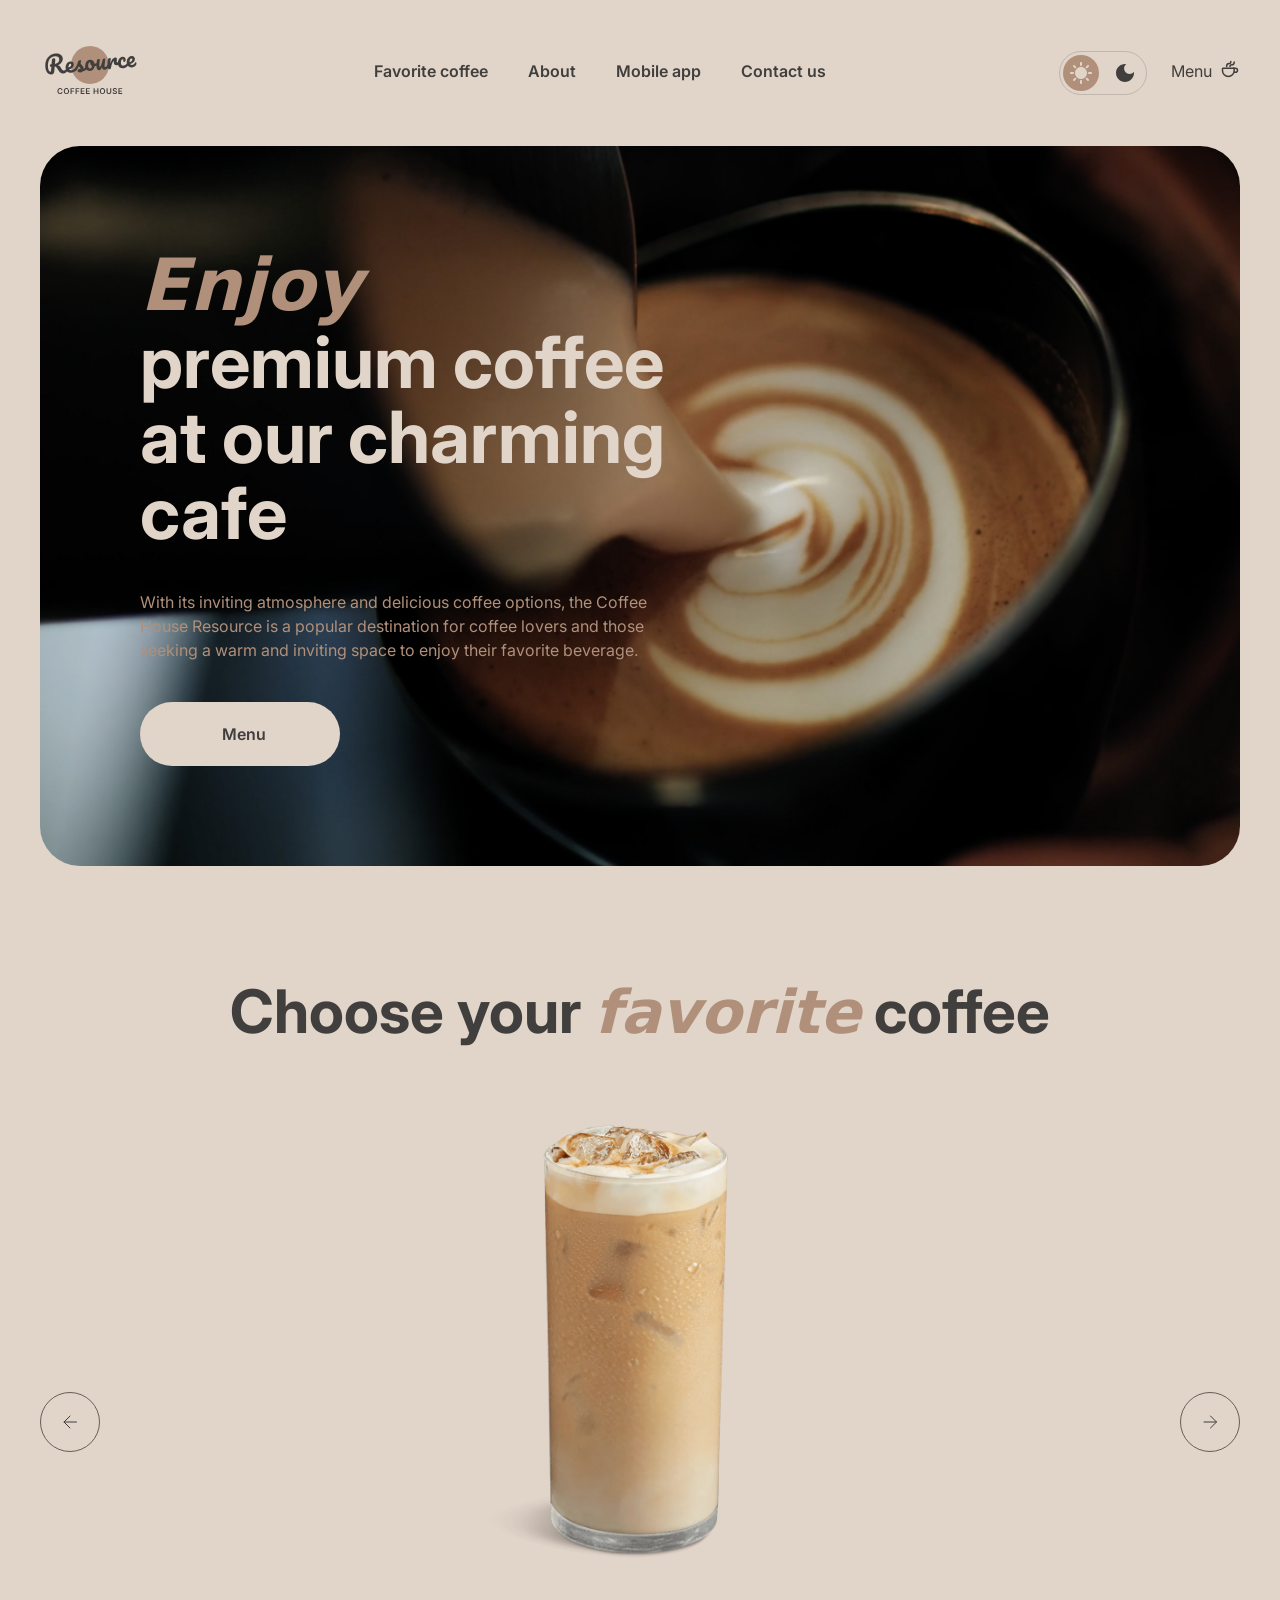
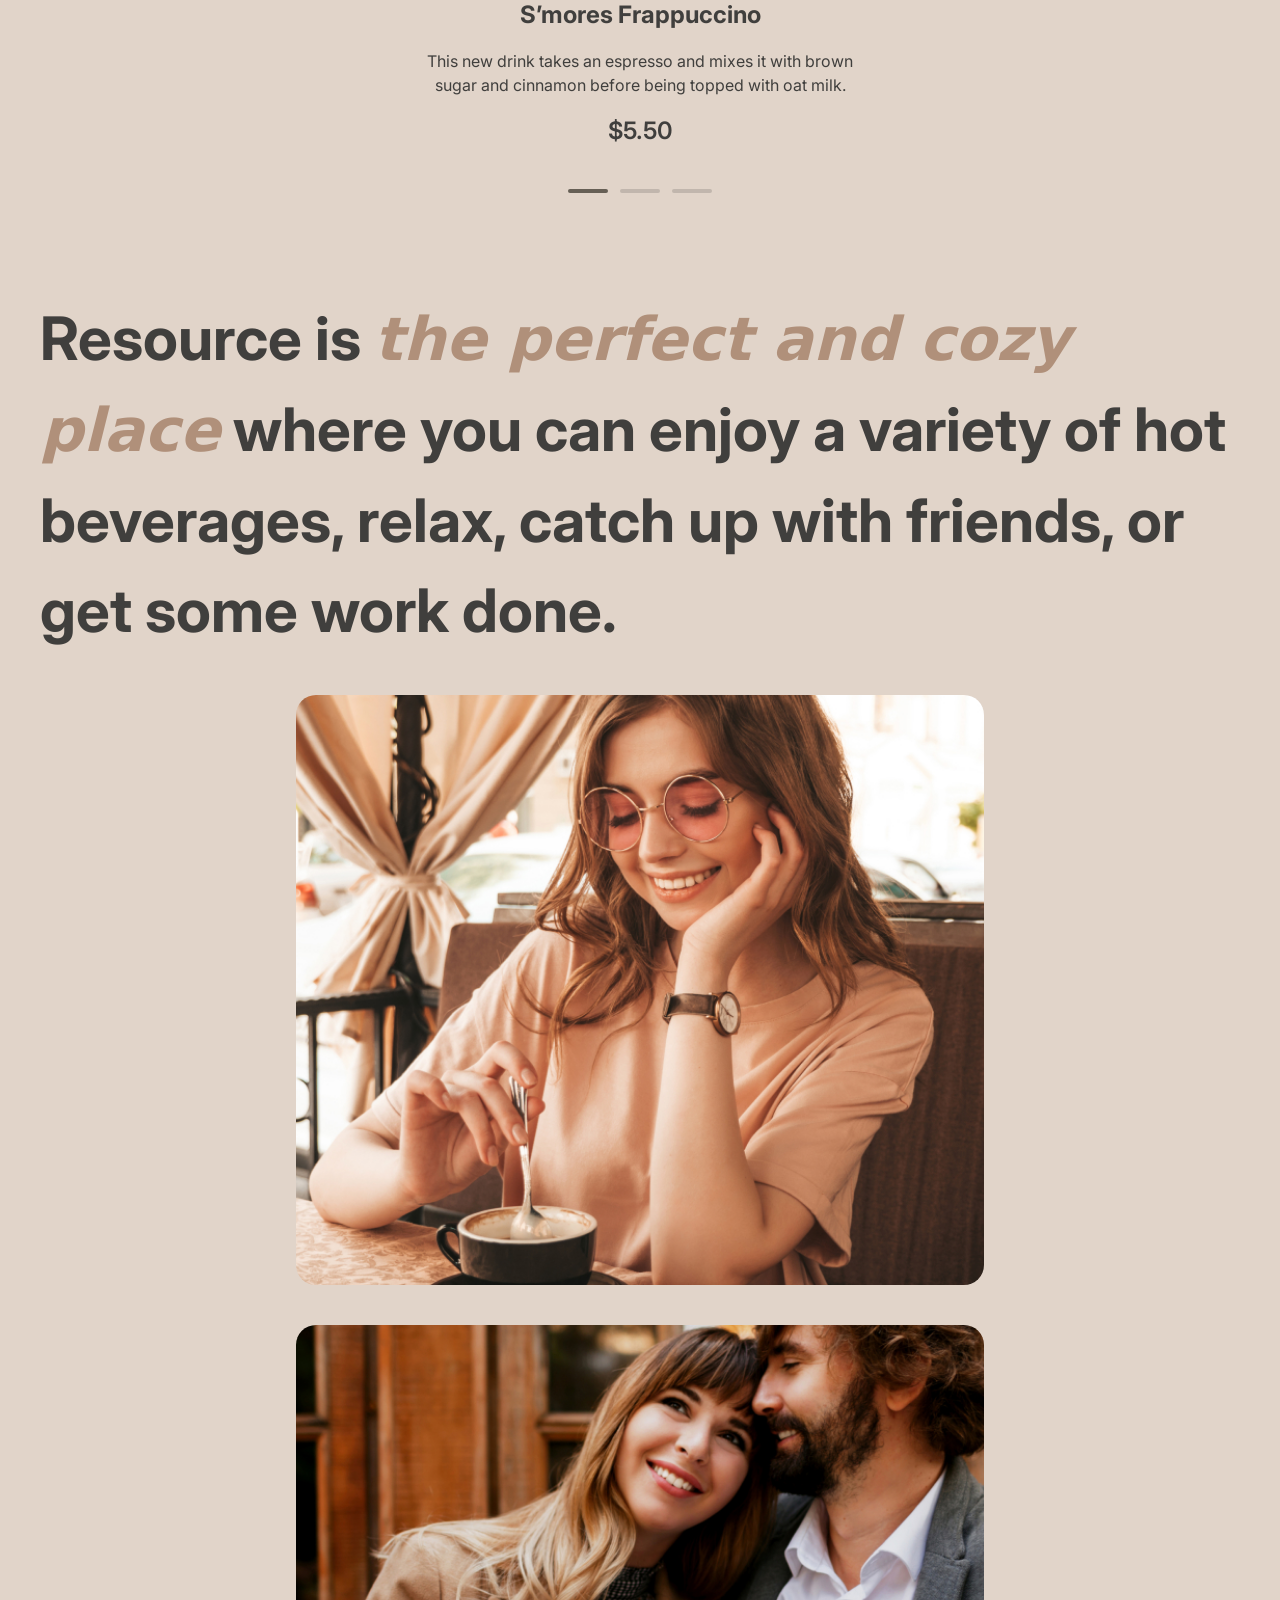
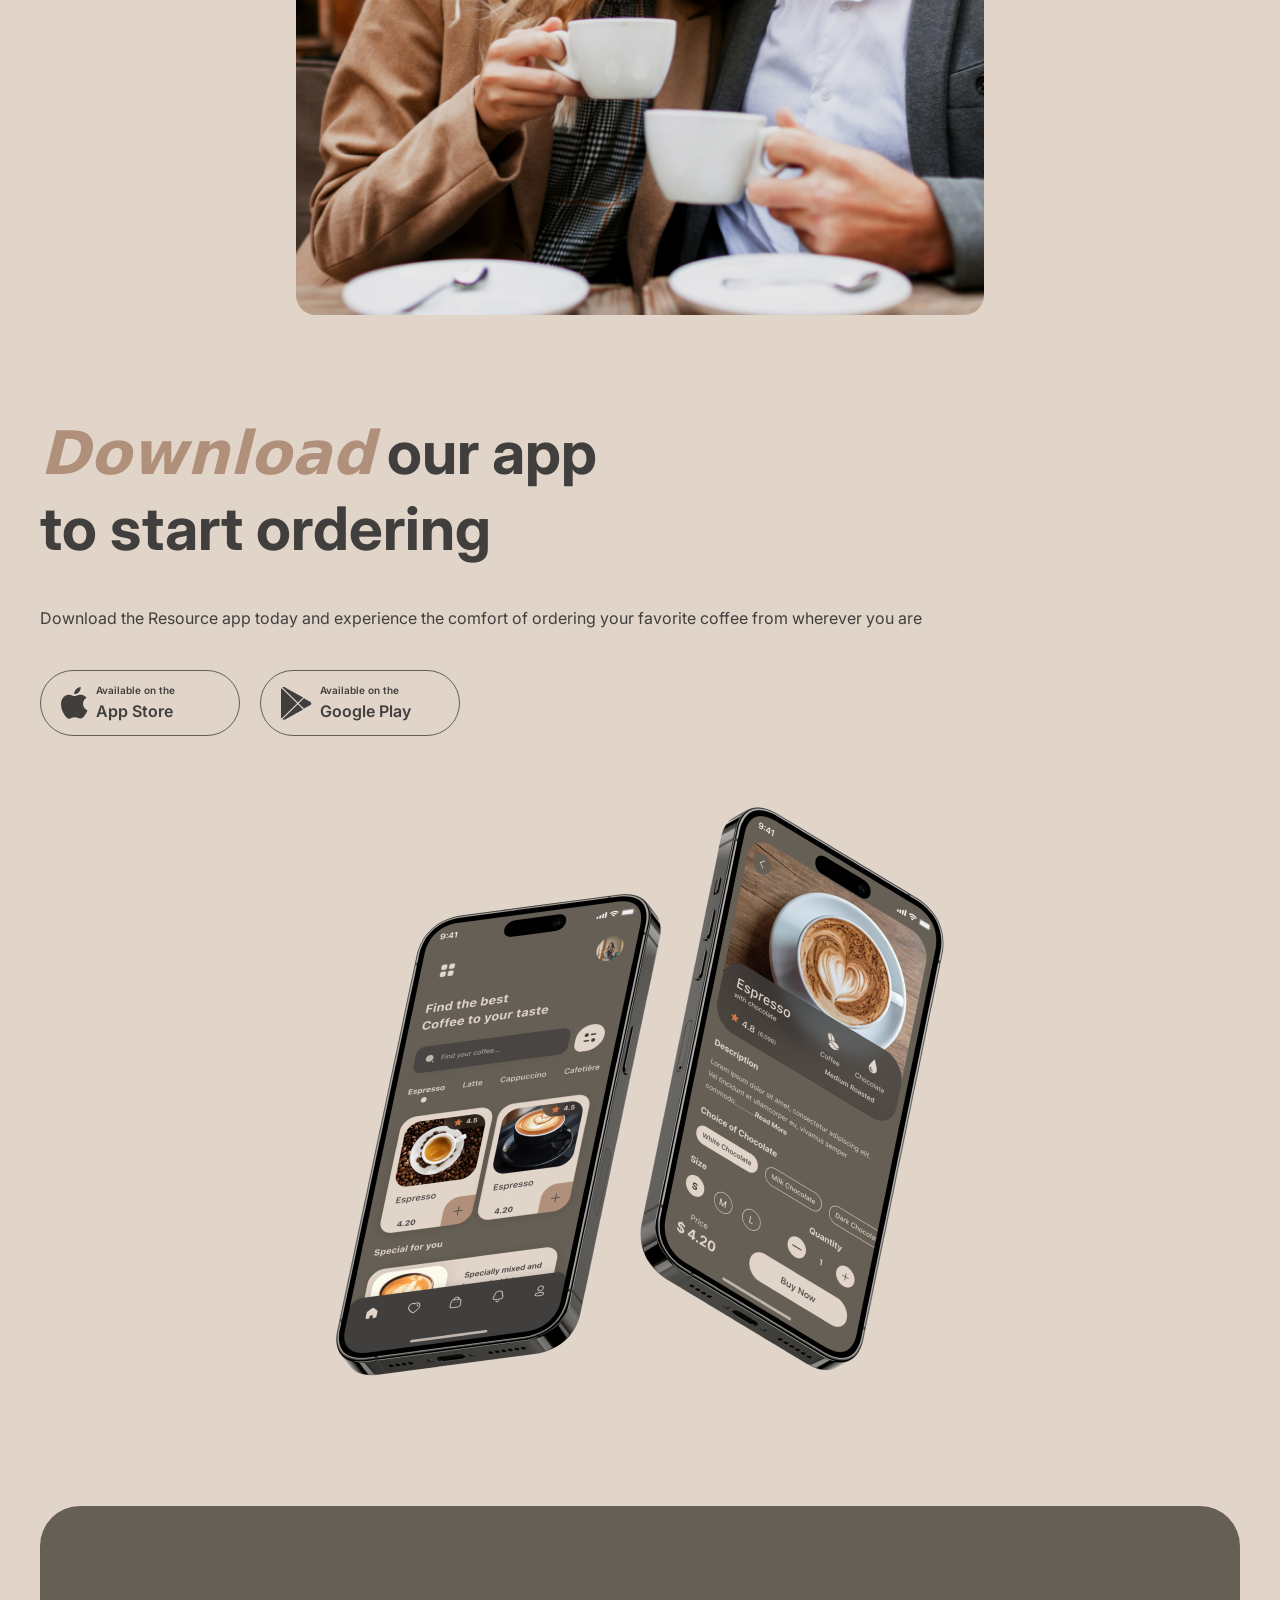
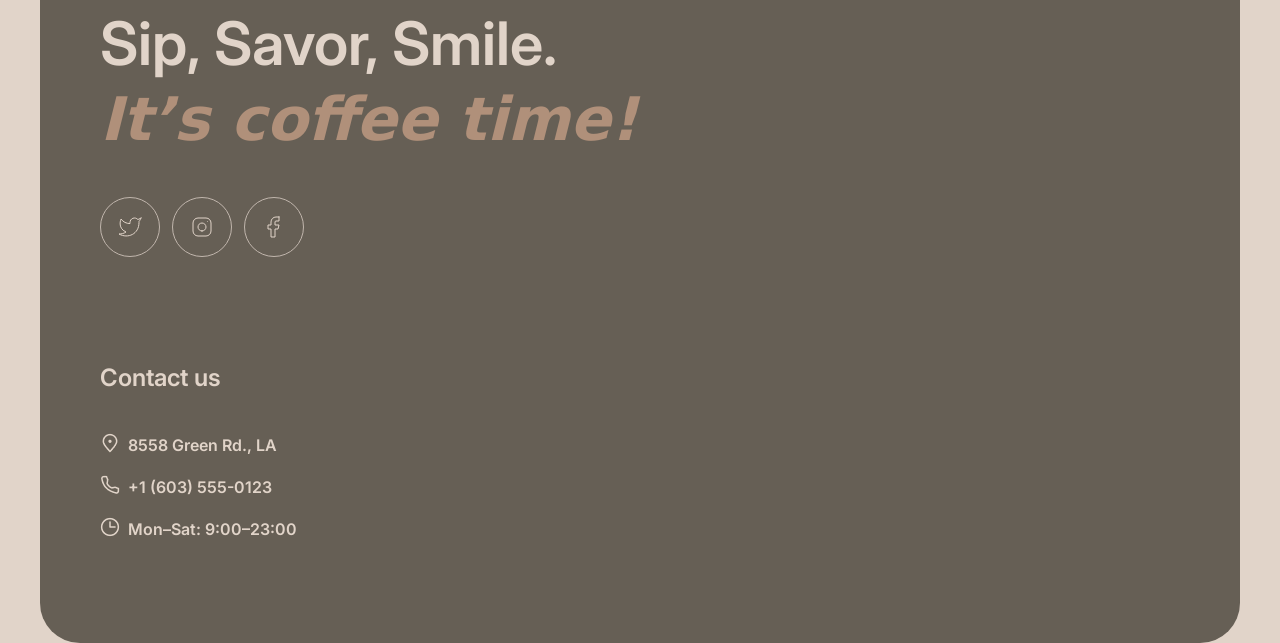
<file: index.html>
<!DOCTYPE html>
<html lang="en">

<head>
    <meta charset="UTF-8">
    <meta name="viewport" content="width=device-width, initial-scale=1.0">
    <title>Home</title>
    <link rel="icon" type="image/png" href="img/logo.png">
    <link rel="stylesheet" href="normalize.css">
    <link rel="stylesheet" href="style.css">
    <script src="index.js" defer></script>
</head>

<body>

    <header class="header header--index">
        <div class="container header__container">
            <a class="header__logo-wrapper" href="index.html">
                <svg class="header__logo" width="100" height="60" viewBox="0 0 100 60" fill="none"
                    xmlns="http://www.w3.org/2000/svg">
                    <!-- Фоновый круг/фигура -->
                    <path class="header__logo-bg"
                        d="M69 25C69 35.4934 60.4934 44 50 44C39.5066 44 31 35.4934 31 25C31 14.5066 39.5066 6 50 6C60.4934 6 69 14.5066 69 25Z"
                        fill="#B0907A" />

                    <!-- Группа векторного текста/логотипа -->
                    <g class="header__logo-text">
                        <path
                            d="M95.6784 22.2913C95.8856 22.2732 96.0534 22.3548 96.1817 22.5364C96.326 22.7165 96.4127 22.9739 96.442 23.3086C96.4922 23.8824 96.4 24.3884 96.1652 24.8265C95.7789 25.5509 95.2359 26.1365 94.5362 26.5832C93.8524 27.0285 93.0084 27.295 92.0042 27.3829C90.4741 27.5168 89.2469 27.1664 88.3226 26.3318C87.3969 25.4812 86.8658 24.2749 86.7291 22.7129C86.6329 21.6131 86.7748 20.5727 87.1547 19.5919C87.5333 18.5951 88.1046 17.7822 88.8687 17.1532C89.6487 16.5229 90.5568 16.1623 91.5928 16.0717C92.5173 15.9908 93.2829 16.2049 93.8895 16.714C94.4948 17.2071 94.8386 17.9239 94.9209 18.8643C95.0171 19.9641 94.7016 20.9473 93.9743 21.814C93.2617 22.6633 91.9772 23.4021 90.1208 24.0303C90.5675 24.73 91.2451 25.0401 92.1537 24.9606C92.8072 24.9035 93.3279 24.7053 93.7158 24.3662C94.1197 24.0257 94.5692 23.4725 95.0643 22.7064C95.2346 22.4506 95.4393 22.3122 95.6784 22.2913ZM91.3914 18.4503C90.8016 18.5019 90.3295 18.8885 89.9751 19.6102C89.6365 20.3304 89.5098 21.1767 89.5949 22.149L89.5991 22.1968C90.5199 21.8914 91.2318 21.4918 91.7347 20.9981C92.2376 20.5044 92.4632 19.9626 92.4117 19.3729C92.3852 19.0701 92.2766 18.8386 92.0859 18.6786C91.9098 18.5013 91.6783 18.4252 91.3914 18.4503Z" />
                        <path
                            d="M83.2976 28.1446C81.7356 28.2813 80.4779 27.9497 79.5245 27.1497C78.5857 26.3324 78.0529 25.1985 77.926 23.7481C77.813 22.457 77.969 21.303 78.394 20.2861C78.819 19.2692 79.4149 18.4622 80.1818 17.8651C80.9487 17.268 81.7784 16.9304 82.671 16.8523C83.5477 16.7756 84.2481 16.9793 84.7723 17.4635C85.311 17.9303 85.6159 18.5702 85.6871 19.383C85.7456 20.0525 85.6437 20.6316 85.3813 21.1203C85.1348 21.6076 84.7725 21.8722 84.2944 21.9141C83.9915 21.9406 83.7382 21.8904 83.5344 21.7637C83.3465 21.6356 83.2414 21.444 83.2191 21.189C83.2093 21.0774 83.2141 20.9485 83.2334 20.8023C83.2527 20.6561 83.2676 20.5504 83.278 20.4852C83.3367 20.2392 83.357 20.0125 83.3389 19.8053C83.3208 19.5981 83.2511 19.4436 83.1297 19.3418C83.0243 19.2386 82.876 19.1953 82.6847 19.2121C82.3181 19.2441 81.9901 19.4415 81.7006 19.8041C81.4097 20.1508 81.193 20.6114 81.0506 21.186C80.9081 21.7606 80.8661 22.3826 80.9247 23.0521C81.0865 24.901 81.9723 25.7551 83.5821 25.6142C84.2356 25.557 84.9181 25.2805 85.6296 24.7846C86.3556 24.2714 87.0469 23.5444 87.7034 22.6036C87.8752 22.3637 88.0806 22.2333 88.3197 22.2124C88.5269 22.1942 88.6946 22.2759 88.8229 22.4574C88.9672 22.6375 89.054 22.895 89.0832 23.2297C89.1362 23.8354 89.028 24.3427 88.7587 24.7518C88.0904 25.7418 87.2526 26.5378 86.2452 27.1399C85.2524 27.7247 84.2699 28.0596 83.2976 28.1446Z" />
                        <path
                            d="M69.549 29.3476C68.9433 29.4006 68.485 29.1195 68.1742 28.5042C67.8794 27.8876 67.6706 26.8779 67.5479 25.4753C67.3666 23.4032 67.4892 21.4089 67.9158 19.4924C68.0188 19.0177 68.2207 18.6627 68.5213 18.4276C68.8365 18.1752 69.289 18.0232 69.8787 17.9716C70.1975 17.9437 70.4242 17.964 70.5586 18.0326C70.6931 18.1011 70.7701 18.2469 70.7897 18.4701C70.812 18.7251 70.7426 19.3094 70.5816 20.2229C70.478 20.8744 70.3993 21.4434 70.3455 21.93C70.2917 22.4165 70.2636 23.0132 70.2612 23.7201C70.6673 22.3033 71.1594 21.136 71.7376 20.2181C72.3158 19.3002 72.8997 18.6308 73.4892 18.2098C74.0947 17.7874 74.6605 17.5532 75.1865 17.5072C76.2225 17.4166 76.7858 17.8893 76.8765 18.9253C76.8946 19.1325 76.8668 19.6409 76.7931 20.4504C76.7214 21.0991 76.6925 21.5032 76.7064 21.6626C76.7552 22.2204 76.9789 22.4819 77.3773 22.4471C77.8236 22.408 78.3668 22.0072 79.0067 21.2445C79.1958 21.0191 79.4019 20.8967 79.6251 20.8772C79.8323 20.8591 80 20.9408 80.1283 21.1223C80.2712 21.2864 80.3559 21.5199 80.3824 21.8228C80.434 22.4125 80.315 22.8887 80.0255 23.2513C79.6197 23.7526 79.1285 24.1971 78.5521 24.5848C77.9903 24.9552 77.3746 25.1697 76.7052 25.2282C75.8604 25.3021 75.196 25.1434 74.7121 24.7521C74.2441 24.3594 73.978 23.7965 73.9139 23.0633C73.8929 22.8242 73.8959 22.583 73.9228 22.3397C73.9268 22.0182 73.9239 21.8016 73.9142 21.69C73.8919 21.435 73.793 21.3151 73.6177 21.3305C73.3786 21.3514 73.0836 21.6503 72.7325 22.2271C72.396 22.7865 72.0748 23.5213 71.7689 24.4314C71.4631 25.3415 71.2332 26.2932 71.0791 27.2864C70.9694 28.0509 70.8068 28.5791 70.5914 28.8709C70.3906 29.1455 70.0431 29.3044 69.549 29.3476Z" />
                        <path
                            d="M59.2462 30.2488C58.5289 30.3116 57.9106 30.0364 57.3912 29.4233C56.8863 28.7929 56.5906 27.9836 56.5042 26.9954C56.3996 25.8 56.3838 24.7012 56.4567 23.699C56.5282 22.6809 56.6985 21.5979 56.9675 20.4501C57.085 19.958 57.2782 19.5958 57.547 19.3635C57.8157 19.1312 58.2609 18.9878 58.8826 18.9334C59.2332 18.9028 59.4772 18.9376 59.6145 19.038C59.7677 19.1371 59.8541 19.2981 59.8736 19.5213C59.8847 19.6488 59.8347 20.0868 59.7235 20.8354C59.6157 21.4391 59.5349 21.9842 59.4811 22.4707C59.3088 24.1722 59.247 25.3019 59.2958 25.8598C59.3251 26.1945 59.3859 26.4301 59.4781 26.5666C59.569 26.6871 59.7021 26.7397 59.8774 26.7244C60.1165 26.7035 60.3904 26.4386 60.6993 25.9297C61.024 25.4195 61.3431 24.6608 61.6565 23.6536C61.9859 22.6451 62.2798 21.4148 62.5382 19.9627C62.6239 19.4734 62.7852 19.114 63.0221 18.8845C63.2749 18.6535 63.6643 18.5151 64.1903 18.4691C64.5569 18.437 64.8161 18.4625 64.9679 18.5456C65.1184 18.6127 65.204 18.7658 65.2249 19.0049C65.2598 19.4034 65.1561 20.5127 64.9138 22.3327C64.646 24.412 64.533 25.6907 64.5748 26.1688C64.6013 26.4717 64.686 26.7052 64.8289 26.8694C64.9703 27.0176 65.1447 27.0827 65.3519 27.0645C65.6706 27.0366 66.0285 26.8126 66.4254 26.3924C66.8368 25.9549 67.3708 25.2657 68.0273 24.3249C68.199 24.0851 68.4044 23.9547 68.6435 23.9337C68.8507 23.9156 69.0185 23.9973 69.1468 24.1788C69.291 24.3589 69.3778 24.6163 69.4071 24.9511C69.4629 25.5886 69.3547 26.096 69.0825 26.4731C68.471 27.3779 67.7905 28.1361 67.041 28.7477C66.3074 29.358 65.4385 29.707 64.4343 29.7949C63.6693 29.8618 63.0776 29.6165 62.6594 29.0588C62.2572 28.4997 62.0093 27.6862 61.9159 26.6183C61.7398 27.7259 61.4065 28.5982 60.9162 29.2354C60.4245 29.8566 59.8678 30.1944 59.2462 30.2488Z" />
                        <path
                            d="M57.5606 22.8796C57.7678 22.8614 57.9362 22.9511 58.0659 23.1485C58.1956 23.346 58.2744 23.6041 58.3023 23.9229C58.3692 24.688 58.1779 25.1625 57.7282 25.3463C56.8011 25.7647 55.7659 26.048 54.6225 26.1963C54.4367 27.5616 53.9332 28.6898 53.1117 29.5808C52.2888 30.4559 51.3115 30.9429 50.1799 31.0419C49.2235 31.1256 48.3824 30.9663 47.6566 30.564C46.9467 30.1603 46.383 29.5913 45.9654 28.8569C45.5478 28.1225 45.3 27.309 45.2219 26.4164C45.1159 25.205 45.2529 24.1089 45.6328 23.1281C46.0114 22.1313 46.5841 21.3343 47.351 20.7372C48.1165 20.1242 48.9933 19.7744 49.9816 19.688C51.1929 19.582 52.2022 19.9193 53.0093 20.6999C53.8309 21.4632 54.3592 22.453 54.5941 23.6691C55.339 23.5558 56.2177 23.3183 57.23 22.9567C57.3547 22.9136 57.4649 22.8879 57.5606 22.8796ZM50.1494 28.4908C50.6595 28.4462 51.0797 28.2007 51.41 27.7542C51.7563 27.3063 51.959 26.6863 52.0182 25.8941C51.4948 25.6026 51.0739 25.1977 50.7555 24.6795C50.4531 24.1599 50.2754 23.5972 50.2224 22.9916C50.2001 22.7365 50.2017 22.4794 50.2272 22.2202L50.1076 22.2307C49.4701 22.2864 48.9633 22.644 48.5873 23.3032C48.2259 23.9452 48.094 24.824 48.1916 25.9398C48.2683 26.8164 48.4942 27.4712 48.8694 27.9042C49.2605 28.3357 49.6872 28.5313 50.1494 28.4908Z" />
                        <path
                            d="M40.3103 32.4354C39.4815 32.508 38.8272 32.3725 38.3474 32.029C37.8836 31.6841 37.6307 31.2726 37.5889 30.7944C37.5527 30.38 37.6727 30.0081 37.9491 29.6787C38.2254 29.3494 38.6584 29.1589 39.2482 29.1073C39.4554 29.0892 39.6966 29.0922 39.9717 29.1163C40.2614 29.1231 40.4787 29.1282 40.6235 29.1316C40.5713 28.7185 40.4415 28.3364 40.2341 27.9851C40.0427 27.6325 39.8048 27.3 39.5205 26.9876C39.2348 26.6592 38.9692 26.3773 38.7237 26.1418C38.3119 27.1254 37.8861 27.9497 37.4464 28.6145C37.0226 29.278 36.5482 29.9137 36.0232 30.5218C35.7614 30.8338 35.4711 31.0038 35.1523 31.0316C34.8973 31.054 34.6824 30.9844 34.5077 30.823C34.3316 30.6457 34.2316 30.4216 34.2079 30.1506C34.1801 29.8318 34.2658 29.5272 34.4653 29.2367L34.7426 28.827C35.5244 27.6664 36.1078 26.7159 36.4928 25.9756C36.7233 25.4896 36.9884 24.8481 37.288 24.0509C37.5863 23.2379 37.8745 22.4016 38.1527 21.542C38.3942 20.8142 38.9931 20.4085 39.9494 20.3248C40.3957 20.2858 40.71 20.2984 40.8923 20.3628C41.0746 20.4271 41.1734 20.547 41.1888 20.7223C41.1971 20.8179 41.1785 20.9722 41.1329 21.1849C41.0873 21.3977 41.0177 21.6126 40.9243 21.8296C40.6876 22.4285 40.5867 22.9272 40.6215 23.3257C40.6424 23.5647 40.7451 23.8208 40.9296 24.0937C41.1301 24.3653 41.4244 24.7009 41.8127 25.1006C42.3814 25.7254 42.8141 26.2657 43.111 26.7216C43.4224 27.1601 43.6025 27.6583 43.6513 28.2162C43.6652 28.3756 43.6688 28.6001 43.662 28.8898C44.4166 28.5187 45.2626 27.6335 46.2003 26.2345C46.372 25.9946 46.5774 25.8642 46.8165 25.8433C47.0237 25.8252 47.1915 25.9069 47.3198 26.0884C47.464 26.2685 47.5508 26.5259 47.5801 26.8606C47.6331 27.4663 47.5249 27.9737 47.2555 28.3827C46.545 29.4407 45.8392 30.185 45.1381 30.6158C44.4515 31.0292 43.5756 31.2985 42.5105 31.4238C41.9204 32.0215 41.187 32.3587 40.3103 32.4354Z" />
                        <path
                            d="M36.6161 26.7357C36.8233 26.7175 36.9911 26.7992 37.1194 26.9807C37.2636 27.1608 37.3504 27.4183 37.3797 27.753C37.4355 28.3905 37.3273 28.8979 37.0551 29.2751C36.5281 30.0439 35.7492 30.7786 34.7183 31.4791C33.7034 32.1782 32.5823 32.5815 31.355 32.6888C29.6814 32.8353 28.3426 32.4947 27.3386 31.667C26.3347 30.8394 25.7637 29.6365 25.6256 28.0586C25.5294 26.9588 25.6713 25.9185 26.0512 24.9376C26.4298 23.9408 27.0011 23.1279 27.7652 22.4989C28.5452 21.8686 29.4533 21.508 30.4893 21.4174C31.4138 21.3365 32.1793 21.5506 32.786 22.0597C33.3913 22.5528 33.7351 23.2696 33.8173 24.21C33.9136 25.3098 33.5981 26.293 32.8708 27.1597C32.1581 28.009 30.8816 28.7471 29.0412 29.3739C29.5039 30.0722 30.293 30.3726 31.4088 30.275C32.126 30.2122 32.9173 29.894 33.7826 29.3204C34.6625 28.7295 35.4016 27.9983 35.9999 27.1269C36.1716 26.887 36.377 26.7566 36.6161 26.7357ZM30.2878 23.796C29.6981 23.8476 29.226 24.2342 28.8715 24.9559C28.533 25.6761 28.4063 26.5224 28.4914 27.4947L28.4955 27.5425C29.4164 27.2371 30.1283 26.8375 30.6312 26.3438C31.1341 25.8501 31.3597 25.3083 31.3081 24.7186C31.2816 24.4158 31.1731 24.1843 30.9824 24.0243C30.8063 23.847 30.5747 23.7709 30.2878 23.796Z" />
                        <path
                            d="M27.6906 27.5167C27.8978 27.4986 28.0656 27.5803 28.1939 27.7618C28.3382 27.9419 28.4249 28.1993 28.4542 28.5341C28.5086 29.1557 28.4004 29.6631 28.1296 30.0561C27.4454 31.0476 26.7351 31.8324 25.9987 32.4108C25.261 32.9733 24.3581 33.3012 23.2902 33.3946C22.2541 33.4853 21.3451 33.2837 20.5631 32.79C19.797 32.2949 19.028 31.3985 18.256 30.1009C17.6351 29.063 17.151 28.3023 16.8035 27.8188C16.4547 27.3193 16.119 26.9712 15.7967 26.7745C15.4903 26.5765 15.1198 26.4724 14.6852 26.4622C14.6508 26.8025 14.5595 27.8705 14.4114 29.6663C14.3537 30.4744 14.3165 30.9675 14.3 31.1456C14.2256 32.1319 13.9724 32.9089 13.5402 33.4767C13.1067 34.0286 12.4038 34.3471 11.4315 34.4321C10.3636 34.5256 9.38799 34.2977 8.50477 33.7486C7.63609 33.1822 6.9298 32.3606 6.38589 31.2839C5.84059 30.1913 5.50518 28.9277 5.37968 27.4932C5.1454 24.8154 5.40544 22.4638 6.15978 20.4383C6.93006 18.4115 8.10738 16.8148 9.69174 15.6483C11.2906 14.4644 13.1899 13.7763 15.3895 13.5838C16.9196 13.45 18.223 13.5688 19.2994 13.9404C20.3759 14.312 21.1968 14.8826 21.762 15.6523C22.3432 16.4206 22.6784 17.3148 22.7676 18.3349C22.8457 19.2275 22.7073 20.1229 22.3522 21.0213C22.0117 21.9023 21.4476 22.7066 20.66 23.434C19.8724 24.1614 18.8869 24.7375 17.7034 25.1622C18.4866 25.3025 19.1057 25.5856 19.5605 26.0116C20.0154 26.4376 20.4891 27.0787 20.9816 27.9351C21.5115 28.8524 22.0112 29.5153 22.4806 29.924C22.966 30.3312 23.4955 30.5098 24.0693 30.4596C24.5794 30.4149 25.0509 30.205 25.4838 29.8299C25.9154 29.4388 26.4456 28.7981 27.0744 27.9079C27.2461 27.6681 27.4515 27.5377 27.6906 27.5167ZM11.3837 26.727C10.8418 26.7744 10.4561 26.6797 10.2266 26.4428C10.013 26.2045 9.89225 25.9259 9.86436 25.6071C9.8309 25.2246 9.92394 24.9113 10.1435 24.6672C10.379 24.4218 10.6562 24.2851 10.9749 24.2572L11.5727 24.2049C11.691 22.6206 11.8123 21.2528 11.9364 20.1016C12.053 19.0474 12.6771 18.4708 13.8088 18.3718C14.7173 18.2923 15.2071 18.659 15.2782 19.4719C15.2936 19.6473 15.2975 19.7835 15.2899 19.8805L14.9199 23.9121C15.7764 23.789 16.5393 23.5134 17.2085 23.0855C17.8937 22.6561 18.4149 22.0966 18.7722 21.4068C19.1454 20.7156 19.2957 19.9556 19.2232 19.1268C19.1353 18.1226 18.7236 17.3636 17.988 16.8498C17.2524 16.3359 16.2232 16.1369 14.9002 16.2526C13.3382 16.3893 12.0016 16.8997 10.8904 17.7839C9.79381 18.6508 8.98568 19.8779 8.46605 21.4653C7.94503 23.0366 7.78003 24.9142 7.97108 27.0978C8.06033 28.1179 8.24063 28.9855 8.51198 29.7006C8.78334 30.4157 9.08648 30.9432 9.42139 31.2834C9.75631 31.6235 10.0592 31.7817 10.3302 31.7579C10.5374 31.7398 10.6957 31.6216 10.8051 31.4032C10.9304 31.1834 11.0127 30.839 11.052 30.3698L11.3837 26.727Z" />
                        <path
                            d="M78.4023 54.0001V48.1819H82.1864V49.0654H79.4563V50.645H81.9904V51.5285H79.4563V53.1165H82.2092V54.0001H78.4023Z" />
                        <path
                            d="M75.9698 49.7813C75.9433 49.5332 75.8316 49.34 75.6346 49.2017C75.4395 49.0635 75.1857 48.9943 74.8732 48.9943C74.6535 48.9943 74.4651 49.0275 74.3079 49.0938C74.1507 49.1601 74.0304 49.25 73.9471 49.3637C73.8638 49.4773 73.8211 49.607 73.8192 49.7529C73.8192 49.8741 73.8467 49.9792 73.9016 50.0682C73.9585 50.1572 74.0352 50.233 74.1317 50.2955C74.2283 50.3561 74.3353 50.4072 74.4528 50.4489C74.5702 50.4906 74.6886 50.5256 74.8079 50.554L75.3533 50.6904C75.573 50.7415 75.7842 50.8106 75.9869 50.8977C76.1914 50.9849 76.3742 51.0947 76.5352 51.2273C76.698 51.3599 76.8268 51.5199 76.9215 51.7074C77.0162 51.8949 77.0636 52.1146 77.0636 52.3665C77.0636 52.7074 76.9764 53.0076 76.8022 53.2671C76.628 53.5246 76.3761 53.7263 76.0465 53.8722C75.7189 54.0161 75.3221 54.0881 74.8562 54.0881C74.4035 54.0881 74.0105 54.018 73.6772 53.8779C73.3458 53.7377 73.0863 53.5332 72.8988 53.2642C72.7132 52.9953 72.6128 52.6676 72.5977 52.2813H73.6346C73.6497 52.4839 73.7122 52.6525 73.8221 52.787C73.9319 52.9214 74.0749 53.0218 74.2511 53.0881C74.4291 53.1544 74.628 53.1875 74.8477 53.1875C75.0768 53.1875 75.2776 53.1534 75.4499 53.0852C75.6242 53.0152 75.7605 52.9186 75.859 52.7955C75.9575 52.6705 76.0077 52.5246 76.0096 52.358C76.0077 52.2065 75.9632 52.0815 75.8761 51.983C75.7889 51.8826 75.6668 51.7993 75.5096 51.733C75.3543 51.6648 75.1725 51.6042 74.9641 51.5512L74.3022 51.3807C73.823 51.2576 73.4442 51.071 73.1658 50.821C72.8893 50.5692 72.7511 50.2349 72.7511 49.8182C72.7511 49.4754 72.8439 49.1752 73.0295 48.9176C73.217 48.6601 73.4717 48.4602 73.7937 48.3182C74.1156 48.1743 74.4802 48.1023 74.8874 48.1023C75.3003 48.1023 75.6621 48.1743 75.9727 48.3182C76.2852 48.4602 76.5304 48.6582 76.7085 48.912C76.8865 49.1638 76.9783 49.4536 76.984 49.7813H75.9698Z" />
                        <path
                            d="M70.2086 48.1819H71.2626V51.983C71.2626 52.3997 71.1641 52.7662 70.9672 53.0825C70.7721 53.3987 70.4975 53.6459 70.1433 53.8239C69.7891 54.0001 69.3753 54.0881 68.9018 54.0881C68.4264 54.0881 68.0117 54.0001 67.6575 53.8239C67.3033 53.6459 67.0287 53.3987 66.8336 53.0825C66.6386 52.7662 66.541 52.3997 66.541 51.983V48.1819H67.595V51.895C67.595 52.1374 67.648 52.3533 67.7541 52.5427C67.862 52.7321 68.0136 52.8807 68.2086 52.9887C68.4037 53.0948 68.6348 53.1478 68.9018 53.1478C69.1689 53.1478 69.3999 53.0948 69.595 52.9887C69.792 52.8807 69.9435 52.7321 70.0495 52.5427C70.1556 52.3533 70.2086 52.1374 70.2086 51.895V48.1819Z" />
                        <path
                            d="M65.1435 51.0909C65.1435 51.7178 65.026 52.2548 64.7912 52.7017C64.5582 53.1468 64.2401 53.4877 63.8366 53.7245C63.4351 53.9612 62.9796 54.0796 62.4702 54.0796C61.9607 54.0796 61.5043 53.9612 61.1009 53.7245C60.6993 53.4858 60.3812 53.144 60.1463 52.6989C59.9134 52.2519 59.7969 51.7159 59.7969 51.0909C59.7969 50.464 59.9134 49.9281 60.1463 49.483C60.3812 49.036 60.6993 48.6942 61.1009 48.4574C61.5043 48.2207 61.9607 48.1023 62.4702 48.1023C62.9796 48.1023 63.4351 48.2207 63.8366 48.4574C64.2401 48.6942 64.5582 49.036 64.7912 49.483C65.026 49.9281 65.1435 50.464 65.1435 51.0909ZM64.0838 51.0909C64.0838 50.6496 64.0147 50.2775 63.8764 49.9745C63.7401 49.6695 63.5507 49.4394 63.3082 49.2841C63.0658 49.1269 62.7865 49.0483 62.4702 49.0483C62.1539 49.0483 61.8745 49.1269 61.6321 49.2841C61.3897 49.4394 61.1993 49.6695 61.0611 49.9745C60.9247 50.2775 60.8565 50.6496 60.8565 51.0909C60.8565 51.5322 60.9247 51.9053 61.0611 52.2102C61.1993 52.5133 61.3897 52.7434 61.6321 52.9006C61.8745 53.0559 62.1539 53.1335 62.4702 53.1335C62.7865 53.1335 63.0658 53.0559 63.3082 52.9006C63.5507 52.7434 63.7401 52.5133 63.8764 52.2102C64.0147 51.9053 64.0838 51.5322 64.0838 51.0909Z" />
                        <path
                            d="M53.5918 54.0001V48.1819H54.6458V50.645H57.3418V48.1819H58.3986V54.0001H57.3418V51.5285H54.6458V54.0001H53.5918Z" />
                        <path
                            d="M45.9492 54.0001V48.1819H49.7333V49.0654H47.0032V50.645H49.5373V51.5285H47.0032V53.1165H49.756V54.0001H45.9492Z" />
                        <path
                            d="M40.6895 54.0001V48.1819H44.4735V49.0654H41.7434V50.645H44.2775V51.5285H41.7434V53.1165H44.4963V54.0001H40.6895Z" />
                        <path
                            d="M35.6016 54.0001V48.1819H39.3288V49.0654H36.6555V50.645H39.0732V51.5285H36.6555V54.0001H35.6016Z" />
                        <path
                            d="M30.5137 54.0001V48.1819H34.2409V49.0654H31.5676V50.645H33.9853V51.5285H31.5676V54.0001H30.5137Z" />
                        <path
                            d="M29.1181 51.0909C29.1181 51.7178 29.0007 52.2548 28.7658 52.7017C28.5328 53.1468 28.2147 53.4877 27.8113 53.7245C27.4097 53.9612 26.9542 54.0796 26.4448 54.0796C25.9353 54.0796 25.4789 53.9612 25.0755 53.7245C24.6739 53.4858 24.3558 53.144 24.1209 52.6989C23.888 52.2519 23.7715 51.7159 23.7715 51.0909C23.7715 50.464 23.888 49.9281 24.1209 49.483C24.3558 49.036 24.6739 48.6942 25.0755 48.4574C25.4789 48.2207 25.9353 48.1023 26.4448 48.1023C26.9542 48.1023 27.4097 48.2207 27.8113 48.4574C28.2147 48.6942 28.5328 49.036 28.2147 49.483C29.0007 49.9281 29.1181 50.464 29.1181 51.0909ZM28.0584 51.0909C28.0584 50.6496 27.9893 50.2775 27.851 49.9745C27.7147 49.6695 27.5253 49.4394 27.2828 49.2841C27.0404 49.1269 26.7611 49.0483 26.4448 49.0483C26.1285 49.0483 25.8491 49.1269 25.6067 49.2841C25.3643 49.4394 25.1739 49.6695 25.0357 49.9745C24.8993 50.2775 24.8311 50.6496 24.8311 51.0909C24.8311 51.5322 24.8993 51.9053 25.0357 52.2102C25.1739 52.5133 25.3643 52.7434 25.6067 52.9006C25.8491 53.0559 26.1285 53.1335 26.4448 53.1335C26.7611 53.1335 27.0404 53.0559 27.2828 52.9006C27.5253 52.7434 27.7147 52.5133 27.851 52.2102C27.9893 51.9053 28.0584 51.5322 28.0584 51.0909Z" />
                        <path
                            d="M22.5536 50.1449H21.4911C21.4608 49.9707 21.4049 49.8163 21.3235 49.6818C21.2421 49.5455 21.1407 49.4299 21.0195 49.3352C20.8983 49.2406 20.7601 49.1695 20.6048 49.1222C20.4513 49.0729 20.2856 49.0483 20.1076 49.0483C19.7913 49.0483 19.511 49.1279 19.2667 49.287C19.0224 49.4442 18.8311 49.6752 18.6928 49.9801C18.5546 50.2832 18.4854 50.6534 18.4854 51.0909C18.4854 51.536 18.5546 51.911 18.6928 52.2159C18.833 52.519 19.0243 52.7481 19.2667 52.9034C19.511 53.0568 19.7904 53.1335 20.1048 53.1335C20.279 53.1335 20.4419 53.1108 20.5934 53.0654C20.7468 53.018 20.8841 52.9489 21.0053 52.858C21.1284 52.7671 21.2317 52.6553 21.315 52.5227C21.4002 52.3902 21.4589 52.2387 21.4911 52.0682L22.5536 52.0739C22.5138 52.3504 22.4277 52.6099 22.2951 52.8523C22.1644 53.0947 21.993 53.3087 21.7809 53.4943C21.5688 53.6781 21.3207 53.822 21.0366 53.9262C20.7525 54.0284 20.4371 54.0796 20.0906 54.0796C19.5792 54.0796 19.1228 53.9612 18.7212 53.7245C18.3197 53.4877 18.0034 53.1459 17.7724 52.6989C17.5413 52.2519 17.4258 51.7159 17.4258 51.0909C17.4258 50.464 17.5423 49.9281 17.7752 49.483C18.0082 49.036 18.3254 48.6942 18.7269 48.4574C19.1284 48.2207 19.583 48.1023 20.0906 48.1023C20.4144 48.1023 20.7156 48.1477 20.994 48.2387C21.2724 48.3296 21.5205 48.4631 21.7383 48.6392C21.9561 48.8135 22.1351 49.0275 22.2752 49.2813C22.4173 49.5332 22.5101 49.821 22.5536 50.1449Z" />
                    </g>
                </svg>
            </a>

            <nav class="header__nav">
                <ul class="header__nav-list">
                    <li class="header__nav-item">
                        <a class="header__nav-link" href="#favorite-coffee">Favorite coffee</a>
                    </li>
                    <li class="header__nav-item">
                        <a class="header__nav-link" href="#about">About</a>
                    </li>
                    <li class="header__nav-item">
                        <a class="header__nav-link" href="#mobile-app">Mobile app</a>
                    </li>
                    <li class="header__nav-item">
                        <a class="header__nav-link" href="#contacts">Contact us</a>
                    </li>
                </ul>
            </nav>
            <div class="header__menu-n-color">
                <button class="header__theme-switch" type="button" aria-label="Switch theme">
                    <!-- Иконка солнца -->
                    <svg class="header__theme-toggle header__theme-toggle--sun" width="36" height="36"
                        viewBox="0 0 36 36" fill="none" xmlns="http://www.w3.org/2000/svg" aria-hidden="true">
                        <rect class="header__sun-bg" width="36" height="36" rx="18" fill="#B0907A" />
                        <path
                            d="M17 10V8C17 7.45 17.45 7 18 7C18.55 7 19 7.45 19 8V10C19 10.55 18.55 11 18 11C17.45 11 17 10.55 17 10ZM24.36 13.05L25.77 11.63C26.16 11.24 26.16 10.61 25.77 10.22C25.38 9.83 24.75 9.83 24.36 10.22L22.95 11.64C22.56 12.03 22.56 12.66 22.95 13.05C23.34 13.44 23.97 13.44 24.36 13.05ZM28 17H26C25.45 17 25 17.45 25 18C25 18.55 25.45 19 26 19H28C28.55 19 29 18.55 29 18C29 17.45 28.55 17 28 17ZM18 25C17.45 25 17 25.45 17 26V28C17 28.55 17.45 29 18 29C18.55 29 19 28.55 19 28V26C19 25.45 18.55 25 18 25ZM11.64 13.05L10.22 11.64C9.83 11.25 9.83 10.61 10.22 10.23C10.61 9.85 11.25 9.84 11.63 10.23L13.04 11.64C13.43 12.03 13.43 12.67 13.04 13.05C12.65 13.43 12.02 13.44 11.64 13.05ZM22.95 22.95C22.56 23.34 22.56 23.98 22.95 24.36L24.36 25.77C24.75 26.16 25.39 26.16 25.77 25.77C26.16 25.38 26.16 24.74 25.77 24.36L24.36 22.95C23.98 22.56 23.34 22.56 22.95 22.95ZM8 19H10C10.55 19 11 18.55 11 18C11 17.45 10.55 17 10 17H8C7.45 17 7 17.45 7 18C7 18.55 7.45 19 8 19ZM11.64 25.78L13.05 24.37C13.44 23.98 13.44 23.34 13.05 22.96C12.66 22.58 12.02 22.57 11.64 22.96L10.23 24.37C9.84 24.76 9.84 25.4 10.23 25.78C10.61 26.17 11.25 26.17 11.64 25.78ZM18 12C14.69 12 12 14.69 12 18C12 21.31 14.69 24 18 24C21.31 24 24 21.31 24 18C24 14.69 21.31 12 18 12Z"
                            fill="#E1D4C9" />
                    </svg>
                    <svg class="header__theme-toggle header__theme-toggle--moon" width="36" height="36"
                        viewBox="0 0 36 36" fill="none" xmlns="http://www.w3.org/2000/svg" aria-hidden="true">
                        <rect class="header__moon-bg" width="36" height="36" rx="18" />
                        <path class="header__moon-icon"
                            d="M18 9C13.03 9 9 13.03 9 18C9 22.97 13.03 27 18 27C22.97 27 27 22.97 27 18C27 17.54 26.96 17.08 26.9 16.64C25.92 18.01 24.32 18.9 22.5 18.9C19.52 18.9 17.1 16.48 17.1 13.5C17.1 11.69 17.99 10.08 19.36 9.1C18.92 9.04 18.46 9 18 9Z" />
                    </svg>
                </button>
                <div class="header__menu-wrapper">
                    <a class="header__menu-btn" href="menu.html">Menu
                        <svg class="header__menu-cup" width="20" height="20" viewBox="0 0 20 20" fill="none"
                            aria-hidden="true" focusable="false" xmlns="http://www.w3.org/2000/svg">
                            <path
                                d="M14.166 9.76667V11.6667C14.166 14.8883 11.5543 17.5 8.33268 17.5C5.11102 17.5 2.49935 14.8883 2.49935 11.6667V9.76667C2.49935 9.4353 2.76798 9.16667 3.09935 9.16667H13.566C13.8974 9.16667 14.166 9.4353 14.166 9.76667Z"
                                stroke="currentColor" stroke-width="1.5" stroke-linecap="round"
                                stroke-linejoin="round" />
                            <path
                                d="M9.99935 7.49996C9.99935 6.66663 10.5946 5.83329 11.7851 5.83329C13.1 5.83329 14.166 4.7673 14.166 3.45234V2.91663"
                                stroke="currentColor" stroke-width="1.5" stroke-linecap="round"
                                stroke-linejoin="round" />
                            <path
                                d="M6.66732 7.5V7.08333C6.66732 5.70262 7.78661 4.58333 9.16732 4.58333C10.0878 4.58333 10.834 3.83714 10.834 2.91667V2.5"
                                stroke="currentColor" stroke-width="1.5" stroke-linecap="round"
                                stroke-linejoin="round" />
                            <path
                                d="M13.334 9.16663H15.4173C16.5679 9.16663 17.5007 10.0994 17.5007 11.25C17.5007 12.4006 16.5679 13.3333 15.4173 13.3333H14.1673"
                                stroke="currentColor" stroke-width="1.5" stroke-linecap="round"
                                stroke-linejoin="round" />
                        </svg>
                    </a>
                    <span class="header__menu-underline"></span>
                </div>
                <div class="burger-button">
                    <span class="burger-button__dash burger-button__top-dash"></span>
                    <span class="burger-button__dash burger-button__bottom-dash"></span>
                </div>
            </div>

        </div>
    </header>

    <main class="main main--index">
        <section id="hero" class="hero">
            <div class="container hero__container">
                <div class="hero__content-wrapper">
                    <div class="hero__content">
                        <h1 class="hero__title"><span class="accent-text-color">Enjoy</span>
                            premium
                            coffee at our charming cafe</h1>
                        <p class="hero__description">With its inviting atmosphere and delicious coffee
                            options,
                            the
                            Coffee House Resource is a popular destination for coffee lovers and those seeking a warm
                            and
                            inviting space to enjoy their favorite beverage.</p>
                        <a class="hero__btn" href="menu.html">Menu<svg class="hero__btn-cup" width="20" height="20"
                                viewBox="0 0 20 20" fill="none" aria-hidden="true" focusable="false"
                                xmlns="http://www.w3.org/2000/svg">
                                <path
                                    d="M14.166 9.76667V11.6667C14.166 14.8883 11.5543 17.5 8.33268 17.5C5.11102 17.5 2.49935 14.8883 2.49935 11.6667V9.76667C2.49935 9.4353 2.76798 9.16667 3.09935 9.16667H13.566C13.8974 9.16667 14.166 9.4353 14.166 9.76667Z"
                                    stroke="currentColor" stroke-width="1.5" stroke-linecap="round"
                                    stroke-linejoin="round" />
                                <path
                                    d="M9.99935 7.49996C9.99935 6.66663 10.5946 5.83329 11.7851 5.83329C13.1 5.83329 14.166 4.7673 14.166 3.45234V2.91663"
                                    stroke="currentColor" stroke-width="1.5" stroke-linecap="round"
                                    stroke-linejoin="round" />
                                <path
                                    d="M6.66732 7.5V7.08333C6.66732 5.70262 7.78661 4.58333 9.16732 4.58333C10.0878 4.58333 10.834 3.83714 10.834 2.91667V2.5"
                                    stroke="currentColor" stroke-width="1.5" stroke-linecap="round"
                                    stroke-linejoin="round" />
                                <path
                                    d="M13.334 9.16663H15.4173C16.5679 9.16663 17.5007 10.0994 17.5007 11.25C17.5007 12.4006 16.5679 13.3333 15.4173 13.3333H14.1673"
                                    stroke="currentColor" stroke-width="1.5" stroke-linecap="round"
                                    stroke-linejoin="round" />
                            </svg>
                        </a>
                    </div>
                </div>
            </div>
        </section>

        <section id="favorite-coffee" class="favorite-coffee">
            <div class="container favorite-coffee__container">
                <h2 class="favorite-coffee__heading">Choose your <span class="accent-text-color">favorite</span> coffee
                </h2>
                <div class="favorite-coffee__slider">
                    <button class="favorite-coffee__arrow favorite-coffee__arrow--left" type="button"
                        aria-label="To the left slide">
                        <svg class="favorite-coffee__arrow-icon" width="60" height="60" viewBox="0 0 60 60" fill="none"
                            xmlns="http://www.w3.org/2000/svg">
                            <rect class="favorite-coffee__arrow-rect" x="0.5" y="0.5" width="59" height="59" rx="29.5"
                                stroke="#665F55" />
                            <path class="favorite-coffee__arrow-path" d="M36.5 30H24M30 36L24 30L30 24" stroke="#403F3D"
                                stroke-linecap="round" stroke-linejoin="round" />
                        </svg></button>
                    <div class="favorite-coffee__content">
                        <img class="favorite-coffee__item-img" src="img/coffee-slider-1.png" alt="Coffee in glass">
                        <div class="favorite-coffee__item-info">
                            <h3 class="favorite-coffee__item-name">S’mores Frappuccino</h3>
                            <p class="favorite-coffee__item-description">This new drink takes an espresso and mixes it
                                with
                                brown sugar and cinnamon before being topped with oat milk.</p>
                            <p class="favorite-coffee__price">$5.50</p>
                        </div>
                    </div>
                    <button class="favorite-coffee__arrow favorite-coffee__arrow--right" type="button"
                        aria-label="To the right slide">
                        <svg class="favorite-coffee__arrow-icon" width="60" height="60" viewBox="0 0 60 60" fill="none"
                            xmlns="http://www.w3.org/2000/svg">
                            <rect class="favorite-coffee__arrow-rect" x="0.5" y="0.5" width="59" height="59" rx="29.5"
                                stroke="#665F55" />
                            <path class="favorite-coffee__arrow-path" d="M24 30H36.5M30.5 36L36.5 30L30.5 24"
                                stroke="#403F3D" stroke-linecap="round" stroke-linejoin="round" />
                        </svg>
                    </button>
                </div>
                <div class="favorite-coffee__dots">
                    <span class="favorite-coffee__dot favorite-coffee__dot--active"></span>
                    <span class="favorite-coffee__dot"></span>
                    <span class="favorite-coffee__dot"></span>
                </div>
            </div>
        </section>

        <section id="about" class="about">
            <div class="container about__container">
                <h2 class="about__heading">Resource is <span class="accent-text-color">the perfect and cozy place</span>
                    where you can enjoy a variety of hot
                    beverages, relax, catch up with friends, or get some work done.</h2>
                <div class="about__images">
                    <div class="about__image about__image-1"></div>
                    <div class="about__image about__image-2"></div>
                    <div class="about__image about__image-3"></div>
                    <div class="about__image about__image-4"></div>
                </div>
            </div>
        </section>

        <section id="mobile-app" class="mobile-app">
            <div class="container mobile-app__container">
                <div class="mobile-app__content">
                    <h2 class="mobile-app__heading"><span class="accent-text-color">Download</span> our app <br>
                        to start ordering</h2>
                    <p class="mobile-app__description">Download the Resource app today and experience the comfort of
                        ordering your favorite coffee from wherever you are</p>
                    <div class="mobile-app__store">
                        <a class="mobile-app__btn" href="#">
                            <svg class="mobile-app__icon" width="27" height="32" viewBox="0 0 27 32" fill="none"
                                xmlns="http://www.w3.org/2000/svg">
                                <path class="mobile-app__icon-path"
                                    d="M22.0578 16.8306C22.021 12.8323 25.4156 10.8871 25.5708 10.7966C23.6483 8.06361 20.6684 7.69021 19.6213 7.66043C17.1185 7.40364 14.6909 9.12057 13.4159 9.12057C12.1156 9.12057 10.1523 7.68524 8.03638 7.72742C5.31352 7.76836 2.76624 9.30541 1.36919 11.6922C-1.51399 16.5589 0.636305 23.7107 3.39861 27.6446C4.7804 29.5711 6.39503 31.7223 8.50843 31.6466C10.576 31.5635 11.3483 30.3614 13.8435 30.3614C16.3157 30.3614 17.0409 31.6466 19.1963 31.5982C21.4153 31.5635 22.8124 29.6629 24.1458 27.719C25.7426 25.5108 26.3839 23.3361 26.4093 23.2245C26.3572 23.2071 22.0998 21.6229 22.0578 16.8306Z"
                                    fill="#403F3D" />
                                <path class="mobile-app__icon-path"
                                    d="M17.9863 5.07263C19.0983 3.71671 19.8592 1.872 19.648 0C18.0384 0.0694711 16.0256 1.08549 14.8664 2.41164C13.8409 3.58025 12.9248 5.49566 13.1615 7.29695C14.9695 7.42845 16.8259 6.40747 17.9863 5.07263Z"
                                    fill="#403F3D" />
                            </svg>
                            <div class="mobile-app__btn-text">
                                <span class="mobile-app__available">Available on the</span>
                                <h3 class="mobile-app__label">App Store</h3>
                            </div>
                        </a>
                        <a class="mobile-app__btn" href="#">
                            <svg width="31" height="33" viewBox="0 0 31 33" fill="none"
                                xmlns="http://www.w3.org/2000/svg">
                                <path class="mobile-app__icon-path"
                                    d="M0.572202 1.40304C0.209755 1.77297 0 2.34891 0 3.09478V29.6995C0 30.4453 0.209755 31.0213 0.572202 31.3912L0.661658 31.4724L15.9523 16.5701V16.2182L0.661658 1.31582L0.572202 1.40304Z"
                                    fill="#403F3D" />
                                <path class="mobile-app__icon-path"
                                    d="M22.894 21.54L17.8027 16.57V16.2181L22.9001 11.2482L23.0143 11.3128L29.0509 14.6617C30.7737 15.6121 30.7737 17.176 29.0509 18.1324L23.0143 21.4753L22.894 21.54Z"
                                    fill="#403F3D" />
                                <path class="mobile-app__icon-path"
                                    d="M22.0897 22.4008L16.8781 17.3195L1.49805 32.3166C2.07025 32.9031 3.00336 32.9738 4.06448 32.3873L22.0897 22.4008Z"
                                    fill="#403F3D" />
                                <path class="mobile-app__icon-path"
                                    d="M22.0897 10.3875L4.06448 0.400985C3.00336 -0.17947 2.07025 -0.108795 1.49805 0.477675L16.8781 15.4688L22.0897 10.3875Z"
                                    fill="#403F3D" />
                            </svg>
                            <div class="mobile-app__btn-text">
                                <span class="mobile-app__available">Available on the</span>
                                <h3 class="mobile-app__label">Google Play</h3>
                            </div>
                        </a>
                    </div>
                </div>
                <img class="mobile-app__img" src="img/mobile-screens.png" alt="Mobile app">
            </div>
        </section>

    </main>
    <footer id="contacts" class="footer">
        <div class="container footer__container">
            <div class="footer__wrapper">
                <div class="footer__slogan-n-social">
                    <p class="footer__slogan">Sip, Savor, Smile. <br><span class="accent-text-color">It’s coffee
                            time!</span>
                    </p>
                    <div class="footer__socials">
                        <a class="footer__social-link" target="_blank" href="https://x.com/">
                            <svg class="social-icon" width="60" height="60" viewBox="0 0 60 60" fill="none"
                                xmlns="http://www.w3.org/2000/svg">
                                <rect x="0.5" y="0.5" width="59" height="59" rx="29.5" stroke="#C1B6AD" />
                                <path
                                    d="M41 21.0101C41 21.0101 38.9821 22.2022 37.86 22.5401C37.2577 21.8476 36.4573 21.3567 35.567 21.134C34.6767 20.9112 33.7395 20.9673 32.8821 21.2945C32.0247 21.6218 31.2884 22.2045 30.773 22.9638C30.2575 23.7231 29.9877 24.6224 30 25.5401V26.5401C28.2426 26.5856 26.5013 26.1959 24.931 25.4055C23.3607 24.6151 22.0103 23.4487 21 22.0101C21 22.0101 17 31.0101 26 35.0101C23.9405 36.408 21.4872 37.109 19 37.0101C28 42.0101 39 37.0101 39 25.5101C38.9991 25.2315 38.9723 24.9537 38.92 24.6801C39.9406 23.6735 41 21.0101 41 21.0101Z"
                                    stroke="#E1D4C9" stroke-linecap="round" stroke-linejoin="round" />
                            </svg></a>
                        <a class="footer__social-link" target="_blank" href="https://www.instagram.com/">
                            <svg class="social-icon" width="60" height="60" viewBox="0 0 60 60" fill="none"
                                xmlns="http://www.w3.org/2000/svg">
                                <rect x="0.5" y="0.5" width="59" height="59" rx="29.5" stroke="#C1B6AD" />
                                <path
                                    d="M30 34C32.2091 34 34 32.2091 34 30C34 27.7909 32.2091 26 30 26C27.7909 26 26 27.7909 26 30C26 32.2091 27.7909 34 30 34Z"
                                    stroke="#E1D4C9" stroke-linecap="round" stroke-linejoin="round" />
                                <path
                                    d="M21 34V26C21 23.2386 23.2386 21 26 21H34C36.7614 21 39 23.2386 39 26V34C39 36.7614 36.7614 39 34 39H26C23.2386 39 21 36.7614 21 34Z"
                                    stroke="#E1D4C9" />
                                <path d="M35.5 24.51L35.51 24.4989" stroke="#E1D4C9" stroke-linecap="round"
                                    stroke-linejoin="round" />
                            </svg></a>
                        <a class="footer__social-link" target="_blank" href="https://www.facebook.com/">
                            <svg class="social-icon" width="60" height="60" viewBox="0 0 60 60" fill="none"
                                xmlns="http://www.w3.org/2000/svg">
                                <rect x="0.5" y="0.5" width="59" height="59" rx="29.5" stroke="#C1B6AD" />
                                <path
                                    d="M35 20H32C30.6739 20 29.4021 20.5268 28.4645 21.4645C27.5268 22.4021 27 23.6739 27 25V28H24V32H27V40H31V32H34L35 28H31V25C31 24.7348 31.1054 24.4804 31.2929 24.2929C31.4804 24.1054 31.7348 24 32 24H35V20Z"
                                    stroke="#E1D4C9" stroke-linecap="round" stroke-linejoin="round" />
                            </svg></a>
                    </div>
                </div>
                <div class="footer__contacts">
                    <h2 class="footer__heading">Contact us</h2>
                    <ul class="footer__contacts-list">
                        <li class="footer__contacts-item footer__address"><a class="footer__address-link"
                                href="https://maps.app.goo.gl/nfYd19XD66nWu4J37" target="_blank"
                                rel="noopener noreferrer">8558 Green Rd., LA</a></li>
                        <li class="footer__contacts-item footer__tel">
                            <a class="footer__tel-link" href="tel:+16035550123">+1 (603) 555-0123</a>
                        </li>
                        <li class=" footer__contacts-item footer__schedule">Mon–Sat: 9:00–23:00
                        </li>
                    </ul>
                </div>
            </div>
        </div>
    </footer>

</body>

</html>
</file>
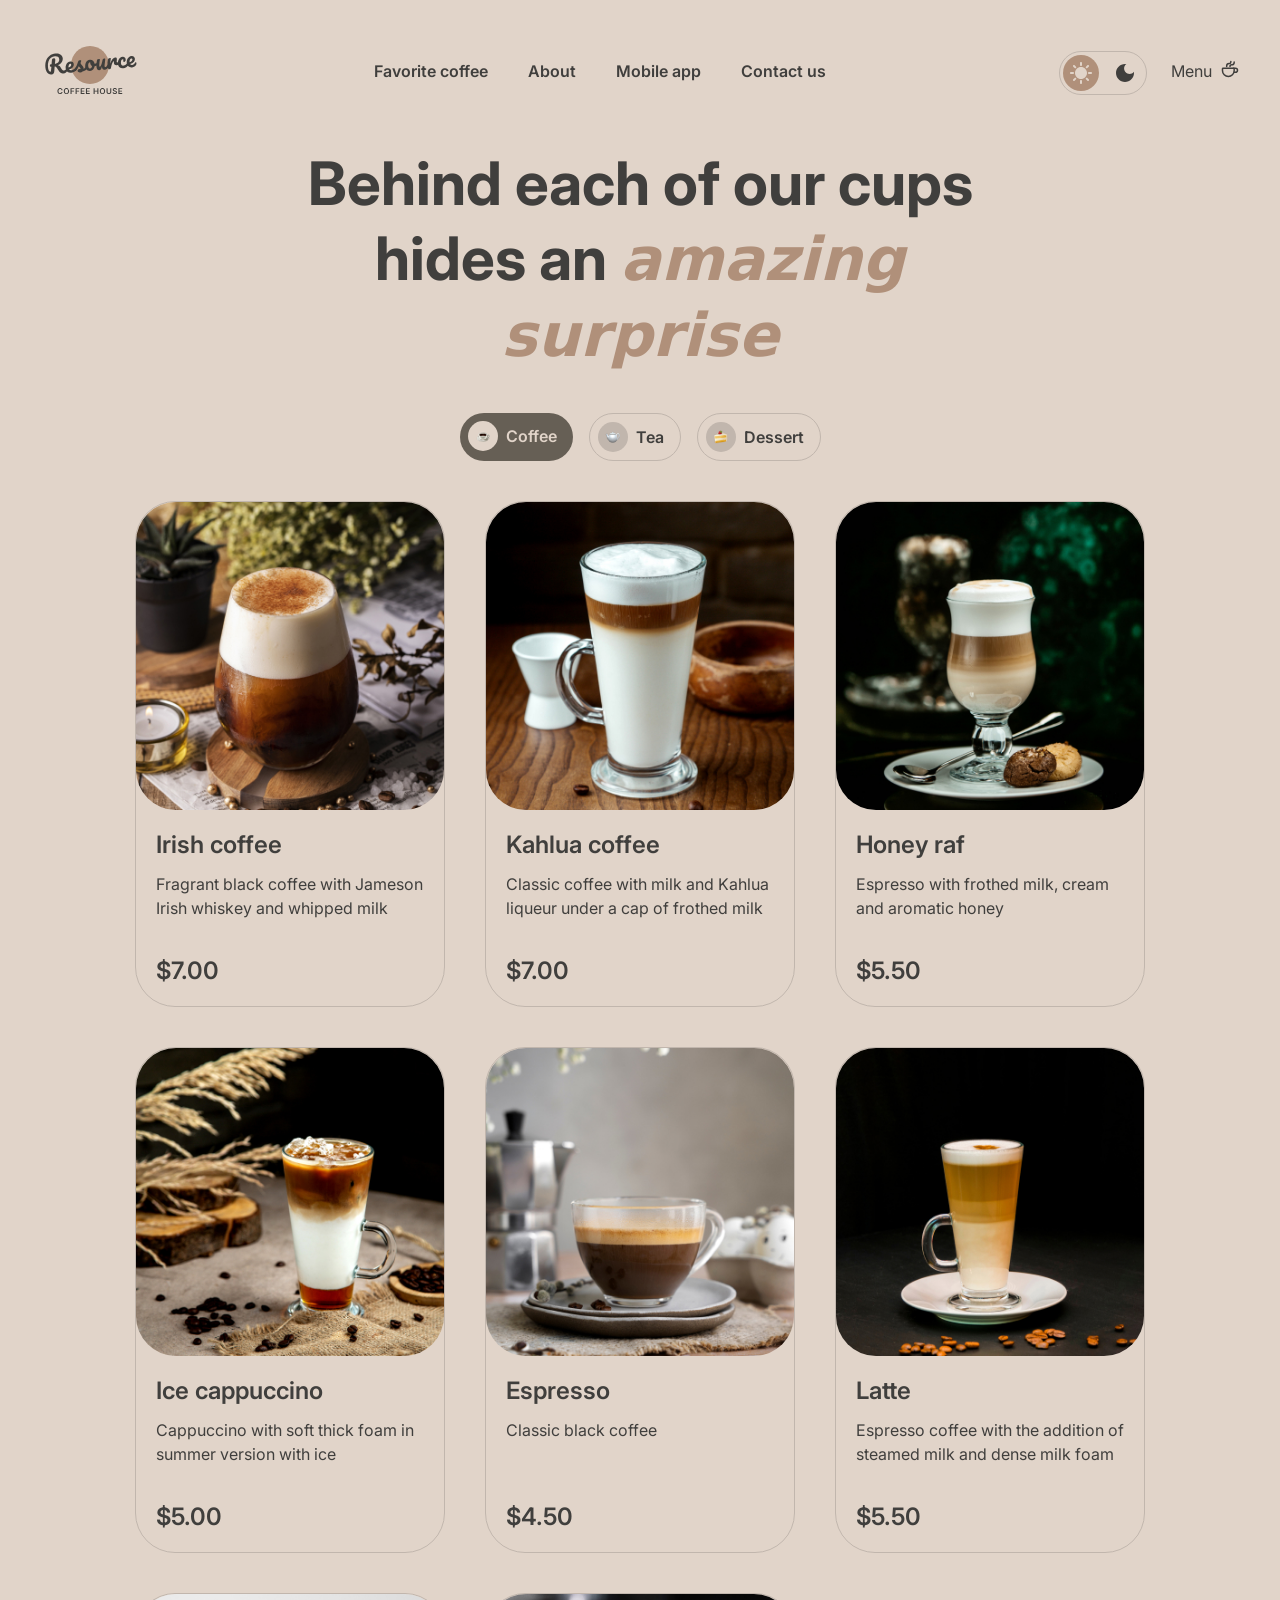
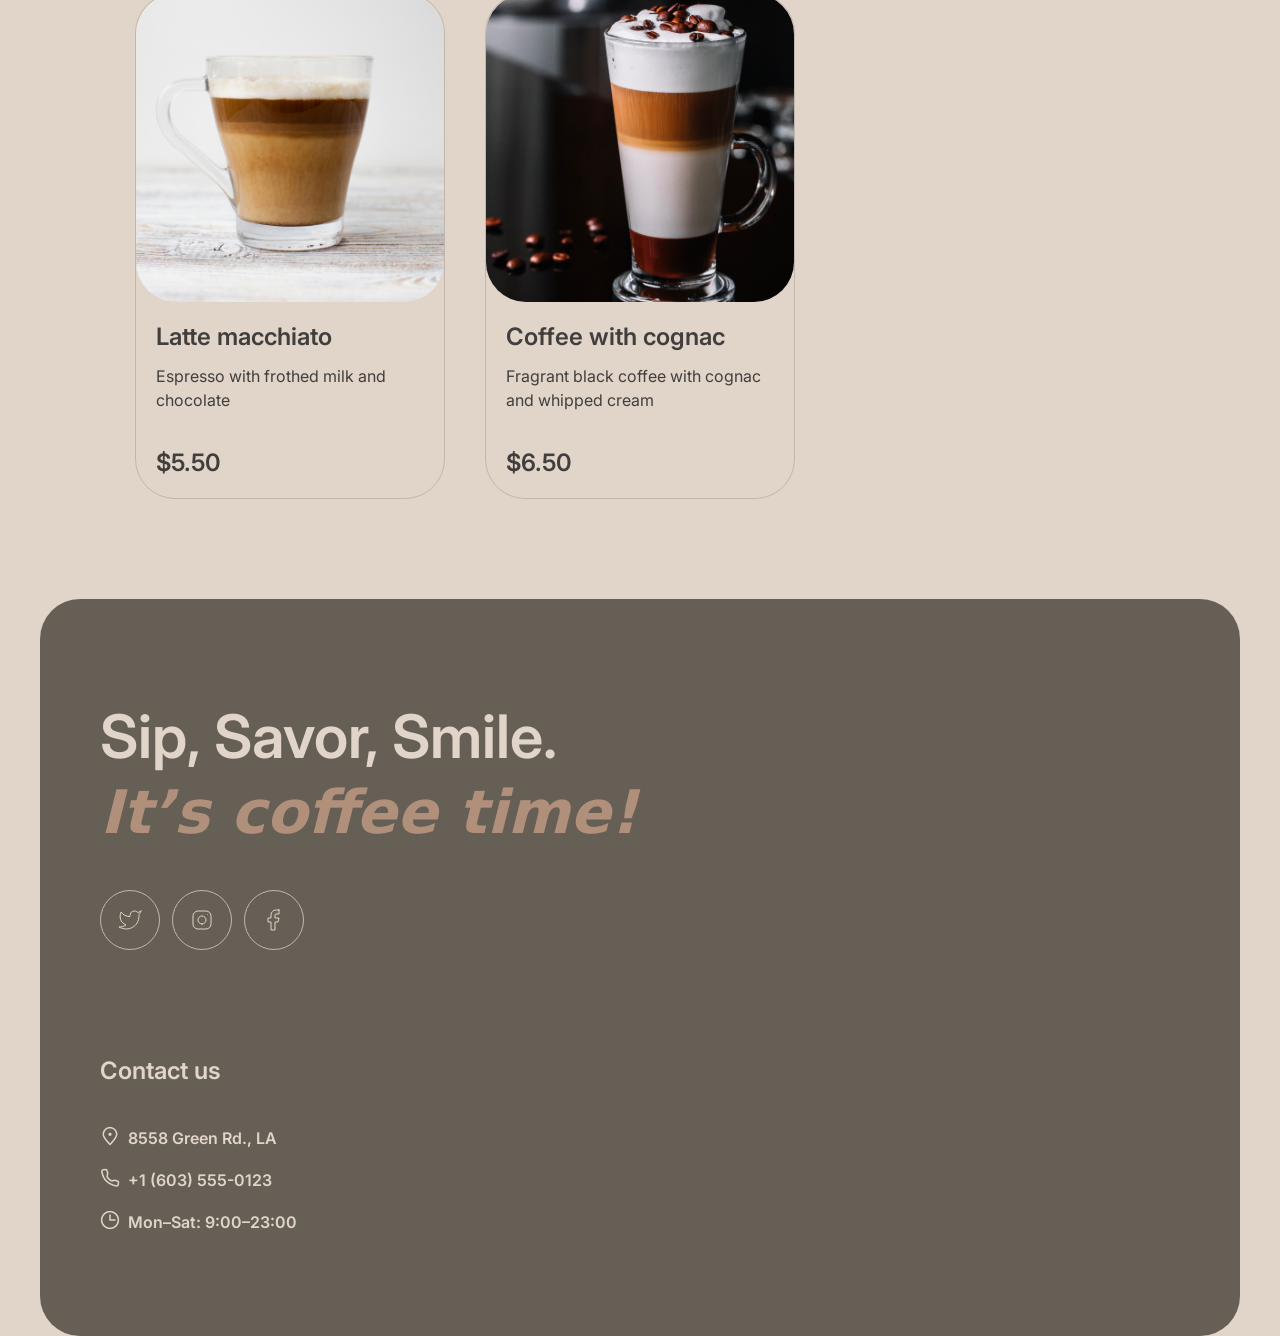
<file: menu.html>
<!DOCTYPE html>
<html lang="en">

<head>
    <meta charset="UTF-8">
    <meta name="viewport" content="width=device-width, initial-scale=1.0">
    <title>Menu</title>
    <link rel="icon" type="image/png" href="img/logo.png">
    <link rel="stylesheet" href="normalize.css">
    <link rel="stylesheet" href="style.css">
    <script src="index.js" defer></script>
</head>

<body>

    <header class="header header--index">
        <div class="container header__container">
            <a class="header__logo-wrapper" href="index.html">
                <svg class="header__logo" width="100" height="60" viewBox="0 0 100 60" fill="none"
                    xmlns="http://www.w3.org/2000/svg">
                    <!-- Фоновый круг/фигура -->
                    <path class="header__logo-bg"
                        d="M69 25C69 35.4934 60.4934 44 50 44C39.5066 44 31 35.4934 31 25C31 14.5066 39.5066 6 50 6C60.4934 6 69 14.5066 69 25Z"
                        fill="#B0907A" />

                    <!-- Группа векторного текста/логотипа -->
                    <g class="header__logo-text">
                        <path
                            d="M95.6784 22.2913C95.8856 22.2732 96.0534 22.3548 96.1817 22.5364C96.326 22.7165 96.4127 22.9739 96.442 23.3086C96.4922 23.8824 96.4 24.3884 96.1652 24.8265C95.7789 25.5509 95.2359 26.1365 94.5362 26.5832C93.8524 27.0285 93.0084 27.295 92.0042 27.3829C90.4741 27.5168 89.2469 27.1664 88.3226 26.3318C87.3969 25.4812 86.8658 24.2749 86.7291 22.7129C86.6329 21.6131 86.7748 20.5727 87.1547 19.5919C87.5333 18.5951 88.1046 17.7822 88.8687 17.1532C89.6487 16.5229 90.5568 16.1623 91.5928 16.0717C92.5173 15.9908 93.2829 16.2049 93.8895 16.714C94.4948 17.2071 94.8386 17.9239 94.9209 18.8643C95.0171 19.9641 94.7016 20.9473 93.9743 21.814C93.2617 22.6633 91.9772 23.4021 90.1208 24.0303C90.5675 24.73 91.2451 25.0401 92.1537 24.9606C92.8072 24.9035 93.3279 24.7053 93.7158 24.3662C94.1197 24.0257 94.5692 23.4725 95.0643 22.7064C95.2346 22.4506 95.4393 22.3122 95.6784 22.2913ZM91.3914 18.4503C90.8016 18.5019 90.3295 18.8885 89.9751 19.6102C89.6365 20.3304 89.5098 21.1767 89.5949 22.149L89.5991 22.1968C90.5199 21.8914 91.2318 21.4918 91.7347 20.9981C92.2376 20.5044 92.4632 19.9626 92.4117 19.3729C92.3852 19.0701 92.2766 18.8386 92.0859 18.6786C91.9098 18.5013 91.6783 18.4252 91.3914 18.4503Z" />
                        <path
                            d="M83.2976 28.1446C81.7356 28.2813 80.4779 27.9497 79.5245 27.1497C78.5857 26.3324 78.0529 25.1985 77.926 23.7481C77.813 22.457 77.969 21.303 78.394 20.2861C78.819 19.2692 79.4149 18.4622 80.1818 17.8651C80.9487 17.268 81.7784 16.9304 82.671 16.8523C83.5477 16.7756 84.2481 16.9793 84.7723 17.4635C85.311 17.9303 85.6159 18.5702 85.6871 19.383C85.7456 20.0525 85.6437 20.6316 85.3813 21.1203C85.1348 21.6076 84.7725 21.8722 84.2944 21.9141C83.9915 21.9406 83.7382 21.8904 83.5344 21.7637C83.3465 21.6356 83.2414 21.444 83.2191 21.189C83.2093 21.0774 83.2141 20.9485 83.2334 20.8023C83.2527 20.6561 83.2676 20.5504 83.278 20.4852C83.3367 20.2392 83.357 20.0125 83.3389 19.8053C83.3208 19.5981 83.2511 19.4436 83.1297 19.3418C83.0243 19.2386 82.876 19.1953 82.6847 19.2121C82.3181 19.2441 81.9901 19.4415 81.7006 19.8041C81.4097 20.1508 81.193 20.6114 81.0506 21.186C80.9081 21.7606 80.8661 22.3826 80.9247 23.0521C81.0865 24.901 81.9723 25.7551 83.5821 25.6142C84.2356 25.557 84.9181 25.2805 85.6296 24.7846C86.3556 24.2714 87.0469 23.5444 87.7034 22.6036C87.8752 22.3637 88.0806 22.2333 88.3197 22.2124C88.5269 22.1942 88.6946 22.2759 88.8229 22.4574C88.9672 22.6375 89.054 22.895 89.0832 23.2297C89.1362 23.8354 89.028 24.3427 88.7587 24.7518C88.0904 25.7418 87.2526 26.5378 86.2452 27.1399C85.2524 27.7247 84.2699 28.0596 83.2976 28.1446Z" />
                        <path
                            d="M69.549 29.3476C68.9433 29.4006 68.485 29.1195 68.1742 28.5042C67.8794 27.8876 67.6706 26.8779 67.5479 25.4753C67.3666 23.4032 67.4892 21.4089 67.9158 19.4924C68.0188 19.0177 68.2207 18.6627 68.5213 18.4276C68.8365 18.1752 69.289 18.0232 69.8787 17.9716C70.1975 17.9437 70.4242 17.964 70.5586 18.0326C70.6931 18.1011 70.7701 18.2469 70.7897 18.4701C70.812 18.7251 70.7426 19.3094 70.5816 20.2229C70.478 20.8744 70.3993 21.4434 70.3455 21.93C70.2917 22.4165 70.2636 23.0132 70.2612 23.7201C70.6673 22.3033 71.1594 21.136 71.7376 20.2181C72.3158 19.3002 72.8997 18.6308 73.4892 18.2098C74.0947 17.7874 74.6605 17.5532 75.1865 17.5072C76.2225 17.4166 76.7858 17.8893 76.8765 18.9253C76.8946 19.1325 76.8668 19.6409 76.7931 20.4504C76.7214 21.0991 76.6925 21.5032 76.7064 21.6626C76.7552 22.2204 76.9789 22.4819 77.3773 22.4471C77.8236 22.408 78.3668 22.0072 79.0067 21.2445C79.1958 21.0191 79.4019 20.8967 79.6251 20.8772C79.8323 20.8591 80 20.9408 80.1283 21.1223C80.2712 21.2864 80.3559 21.5199 80.3824 21.8228C80.434 22.4125 80.315 22.8887 80.0255 23.2513C79.6197 23.7526 79.1285 24.1971 78.5521 24.5848C77.9903 24.9552 77.3746 25.1697 76.7052 25.2282C75.8604 25.3021 75.196 25.1434 74.7121 24.7521C74.2441 24.3594 73.978 23.7965 73.9139 23.0633C73.8929 22.8242 73.8959 22.583 73.9228 22.3397C73.9268 22.0182 73.9239 21.8016 73.9142 21.69C73.8919 21.435 73.793 21.3151 73.6177 21.3305C73.3786 21.3514 73.0836 21.6503 72.7325 22.2271C72.396 22.7865 72.0748 23.5213 71.7689 24.4314C71.4631 25.3415 71.2332 26.2932 71.0791 27.2864C70.9694 28.0509 70.8068 28.5791 70.5914 28.8709C70.3906 29.1455 70.0431 29.3044 69.549 29.3476Z" />
                        <path
                            d="M59.2462 30.2488C58.5289 30.3116 57.9106 30.0364 57.3912 29.4233C56.8863 28.7929 56.5906 27.9836 56.5042 26.9954C56.3996 25.8 56.3838 24.7012 56.4567 23.699C56.5282 22.6809 56.6985 21.5979 56.9675 20.4501C57.085 19.958 57.2782 19.5958 57.547 19.3635C57.8157 19.1312 58.2609 18.9878 58.8826 18.9334C59.2332 18.9028 59.4772 18.9376 59.6145 19.038C59.7677 19.1371 59.8541 19.2981 59.8736 19.5213C59.8847 19.6488 59.8347 20.0868 59.7235 20.8354C59.6157 21.4391 59.5349 21.9842 59.4811 22.4707C59.3088 24.1722 59.247 25.3019 59.2958 25.8598C59.3251 26.1945 59.3859 26.4301 59.4781 26.5666C59.569 26.6871 59.7021 26.7397 59.8774 26.7244C60.1165 26.7035 60.3904 26.4386 60.6993 25.9297C61.024 25.4195 61.3431 24.6608 61.6565 23.6536C61.9859 22.6451 62.2798 21.4148 62.5382 19.9627C62.6239 19.4734 62.7852 19.114 63.0221 18.8845C63.2749 18.6535 63.6643 18.5151 64.1903 18.4691C64.5569 18.437 64.8161 18.4625 64.9679 18.5456C65.1184 18.6127 65.204 18.7658 65.2249 19.0049C65.2598 19.4034 65.1561 20.5127 64.9138 22.3327C64.646 24.412 64.533 25.6907 64.5748 26.1688C64.6013 26.4717 64.686 26.7052 64.8289 26.8694C64.9703 27.0176 65.1447 27.0827 65.3519 27.0645C65.6706 27.0366 66.0285 26.8126 66.4254 26.3924C66.8368 25.9549 67.3708 25.2657 68.0273 24.3249C68.199 24.0851 68.4044 23.9547 68.6435 23.9337C68.8507 23.9156 69.0185 23.9973 69.1468 24.1788C69.291 24.3589 69.3778 24.6163 69.4071 24.9511C69.4629 25.5886 69.3547 26.096 69.0825 26.4731C68.471 27.3779 67.7905 28.1361 67.041 28.7477C66.3074 29.358 65.4385 29.707 64.4343 29.7949C63.6693 29.8618 63.0776 29.6165 62.6594 29.0588C62.2572 28.4997 62.0093 27.6862 61.9159 26.6183C61.7398 27.7259 61.4065 28.5982 60.9162 29.2354C60.4245 29.8566 59.8678 30.1944 59.2462 30.2488Z" />
                        <path
                            d="M57.5606 22.8796C57.7678 22.8614 57.9362 22.9511 58.0659 23.1485C58.1956 23.346 58.2744 23.6041 58.3023 23.9229C58.3692 24.688 58.1779 25.1625 57.7282 25.3463C56.8011 25.7647 55.7659 26.048 54.6225 26.1963C54.4367 27.5616 53.9332 28.6898 53.1117 29.5808C52.2888 30.4559 51.3115 30.9429 50.1799 31.0419C49.2235 31.1256 48.3824 30.9663 47.6566 30.564C46.9467 30.1603 46.383 29.5913 45.9654 28.8569C45.5478 28.1225 45.3 27.309 45.2219 26.4164C45.1159 25.205 45.2529 24.1089 45.6328 23.1281C46.0114 22.1313 46.5841 21.3343 47.351 20.7372C48.1165 20.1242 48.9933 19.7744 49.9816 19.688C51.1929 19.582 52.2022 19.9193 53.0093 20.6999C53.8309 21.4632 54.3592 22.453 54.5941 23.6691C55.339 23.5558 56.2177 23.3183 57.23 22.9567C57.3547 22.9136 57.4649 22.8879 57.5606 22.8796ZM50.1494 28.4908C50.6595 28.4462 51.0797 28.2007 51.41 27.7542C51.7563 27.3063 51.959 26.6863 52.0182 25.8941C51.4948 25.6026 51.0739 25.1977 50.7555 24.6795C50.4531 24.1599 50.2754 23.5972 50.2224 22.9916C50.2001 22.7365 50.2017 22.4794 50.2272 22.2202L50.1076 22.2307C49.4701 22.2864 48.9633 22.644 48.5873 23.3032C48.2259 23.9452 48.094 24.824 48.1916 25.9398C48.2683 26.8164 48.4942 27.4712 48.8694 27.9042C49.2605 28.3357 49.6872 28.5313 50.1494 28.4908Z" />
                        <path
                            d="M40.3103 32.4354C39.4815 32.508 38.8272 32.3725 38.3474 32.029C37.8836 31.6841 37.6307 31.2726 37.5889 30.7944C37.5527 30.38 37.6727 30.0081 37.9491 29.6787C38.2254 29.3494 38.6584 29.1589 39.2482 29.1073C39.4554 29.0892 39.6966 29.0922 39.9717 29.1163C40.2614 29.1231 40.4787 29.1282 40.6235 29.1316C40.5713 28.7185 40.4415 28.3364 40.2341 27.9851C40.0427 27.6325 39.8048 27.3 39.5205 26.9876C39.2348 26.6592 38.9692 26.3773 38.7237 26.1418C38.3119 27.1254 37.8861 27.9497 37.4464 28.6145C37.0226 29.278 36.5482 29.9137 36.0232 30.5218C35.7614 30.8338 35.4711 31.0038 35.1523 31.0316C34.8973 31.054 34.6824 30.9844 34.5077 30.823C34.3316 30.6457 34.2316 30.4216 34.2079 30.1506C34.1801 29.8318 34.2658 29.5272 34.4653 29.2367L34.7426 28.827C35.5244 27.6664 36.1078 26.7159 36.4928 25.9756C36.7233 25.4896 36.9884 24.8481 37.288 24.0509C37.5863 23.2379 37.8745 22.4016 38.1527 21.542C38.3942 20.8142 38.9931 20.4085 39.9494 20.3248C40.3957 20.2858 40.71 20.2984 40.8923 20.3628C41.0746 20.4271 41.1734 20.547 41.1888 20.7223C41.1971 20.8179 41.1785 20.9722 41.1329 21.1849C41.0873 21.3977 41.0177 21.6126 40.9243 21.8296C40.6876 22.4285 40.5867 22.9272 40.6215 23.3257C40.6424 23.5647 40.7451 23.8208 40.9296 24.0937C41.1301 24.3653 41.4244 24.7009 41.8127 25.1006C42.3814 25.7254 42.8141 26.2657 43.111 26.7216C43.4224 27.1601 43.6025 27.6583 43.6513 28.2162C43.6652 28.3756 43.6688 28.6001 43.662 28.8898C44.4166 28.5187 45.2626 27.6335 46.2003 26.2345C46.372 25.9946 46.5774 25.8642 46.8165 25.8433C47.0237 25.8252 47.1915 25.9069 47.3198 26.0884C47.464 26.2685 47.5508 26.5259 47.5801 26.8606C47.6331 27.4663 47.5249 27.9737 47.2555 28.3827C46.545 29.4407 45.8392 30.185 45.1381 30.6158C44.4515 31.0292 43.5756 31.2985 42.5105 31.4238C41.9204 32.0215 41.187 32.3587 40.3103 32.4354Z" />
                        <path
                            d="M36.6161 26.7357C36.8233 26.7175 36.9911 26.7992 37.1194 26.9807C37.2636 27.1608 37.3504 27.4183 37.3797 27.753C37.4355 28.3905 37.3273 28.8979 37.0551 29.2751C36.5281 30.0439 35.7492 30.7786 34.7183 31.4791C33.7034 32.1782 32.5823 32.5815 31.355 32.6888C29.6814 32.8353 28.3426 32.4947 27.3386 31.667C26.3347 30.8394 25.7637 29.6365 25.6256 28.0586C25.5294 26.9588 25.6713 25.9185 26.0512 24.9376C26.4298 23.9408 27.0011 23.1279 27.7652 22.4989C28.5452 21.8686 29.4533 21.508 30.4893 21.4174C31.4138 21.3365 32.1793 21.5506 32.786 22.0597C33.3913 22.5528 33.7351 23.2696 33.8173 24.21C33.9136 25.3098 33.5981 26.293 32.8708 27.1597C32.1581 28.009 30.8816 28.7471 29.0412 29.3739C29.5039 30.0722 30.293 30.3726 31.4088 30.275C32.126 30.2122 32.9173 29.894 33.7826 29.3204C34.6625 28.7295 35.4016 27.9983 35.9999 27.1269C36.1716 26.887 36.377 26.7566 36.6161 26.7357ZM30.2878 23.796C29.6981 23.8476 29.226 24.2342 28.8715 24.9559C28.533 25.6761 28.4063 26.5224 28.4914 27.4947L28.4955 27.5425C29.4164 27.2371 30.1283 26.8375 30.6312 26.3438C31.1341 25.8501 31.3597 25.3083 31.3081 24.7186C31.2816 24.4158 31.1731 24.1843 30.9824 24.0243C30.8063 23.847 30.5747 23.7709 30.2878 23.796Z" />
                        <path
                            d="M27.6906 27.5167C27.8978 27.4986 28.0656 27.5803 28.1939 27.7618C28.3382 27.9419 28.4249 28.1993 28.4542 28.5341C28.5086 29.1557 28.4004 29.6631 28.1296 30.0561C27.4454 31.0476 26.7351 31.8324 25.9987 32.4108C25.261 32.9733 24.3581 33.3012 23.2902 33.3946C22.2541 33.4853 21.3451 33.2837 20.5631 32.79C19.797 32.2949 19.028 31.3985 18.256 30.1009C17.6351 29.063 17.151 28.3023 16.8035 27.8188C16.4547 27.3193 16.119 26.9712 15.7967 26.7745C15.4903 26.5765 15.1198 26.4724 14.6852 26.4622C14.6508 26.8025 14.5595 27.8705 14.4114 29.6663C14.3537 30.4744 14.3165 30.9675 14.3 31.1456C14.2256 32.1319 13.9724 32.9089 13.5402 33.4767C13.1067 34.0286 12.4038 34.3471 11.4315 34.4321C10.3636 34.5256 9.38799 34.2977 8.50477 33.7486C7.63609 33.1822 6.9298 32.3606 6.38589 31.2839C5.84059 30.1913 5.50518 28.9277 5.37968 27.4932C5.1454 24.8154 5.40544 22.4638 6.15978 20.4383C6.93006 18.4115 8.10738 16.8148 9.69174 15.6483C11.2906 14.4644 13.1899 13.7763 15.3895 13.5838C16.9196 13.45 18.223 13.5688 19.2994 13.9404C20.3759 14.312 21.1968 14.8826 21.762 15.6523C22.3432 16.4206 22.6784 17.3148 22.7676 18.3349C22.8457 19.2275 22.7073 20.1229 22.3522 21.0213C22.0117 21.9023 21.4476 22.7066 20.66 23.434C19.8724 24.1614 18.8869 24.7375 17.7034 25.1622C18.4866 25.3025 19.1057 25.5856 19.5605 26.0116C20.0154 26.4376 20.4891 27.0787 20.9816 27.9351C21.5115 28.8524 22.0112 29.5153 22.4806 29.924C22.966 30.3312 23.4955 30.5098 24.0693 30.4596C24.5794 30.4149 25.0509 30.205 25.4838 29.8299C25.9154 29.4388 26.4456 28.7981 27.0744 27.9079C27.2461 27.6681 27.4515 27.5377 27.6906 27.5167ZM11.3837 26.727C10.8418 26.7744 10.4561 26.6797 10.2266 26.4428C10.013 26.2045 9.89225 25.9259 9.86436 25.6071C9.8309 25.2246 9.92394 24.9113 10.1435 24.6672C10.379 24.4218 10.6562 24.2851 10.9749 24.2572L11.5727 24.2049C11.691 22.6206 11.8123 21.2528 11.9364 20.1016C12.053 19.0474 12.6771 18.4708 13.8088 18.3718C14.7173 18.2923 15.2071 18.659 15.2782 19.4719C15.2936 19.6473 15.2975 19.7835 15.2899 19.8805L14.9199 23.9121C15.7764 23.789 16.5393 23.5134 17.2085 23.0855C17.8937 22.6561 18.4149 22.0966 18.7722 21.4068C19.1454 20.7156 19.2957 19.9556 19.2232 19.1268C19.1353 18.1226 18.7236 17.3636 17.988 16.8498C17.2524 16.3359 16.2232 16.1369 14.9002 16.2526C13.3382 16.3893 12.0016 16.8997 10.8904 17.7839C9.79381 18.6508 8.98568 19.8779 8.46605 21.4653C7.94503 23.0366 7.78003 24.9142 7.97108 27.0978C8.06033 28.1179 8.24063 28.9855 8.51198 29.7006C8.78334 30.4157 9.08648 30.9432 9.42139 31.2834C9.75631 31.6235 10.0592 31.7817 10.3302 31.7579C10.5374 31.7398 10.6957 31.6216 10.8051 31.4032C10.9304 31.1834 11.0127 30.839 11.052 30.3698L11.3837 26.727Z" />
                        <path
                            d="M78.4023 54.0001V48.1819H82.1864V49.0654H79.4563V50.645H81.9904V51.5285H79.4563V53.1165H82.2092V54.0001H78.4023Z" />
                        <path
                            d="M75.9698 49.7813C75.9433 49.5332 75.8316 49.34 75.6346 49.2017C75.4395 49.0635 75.1857 48.9943 74.8732 48.9943C74.6535 48.9943 74.4651 49.0275 74.3079 49.0938C74.1507 49.1601 74.0304 49.25 73.9471 49.3637C73.8638 49.4773 73.8211 49.607 73.8192 49.7529C73.8192 49.8741 73.8467 49.9792 73.9016 50.0682C73.9585 50.1572 74.0352 50.233 74.1317 50.2955C74.2283 50.3561 74.3353 50.4072 74.4528 50.4489C74.5702 50.4906 74.6886 50.5256 74.8079 50.554L75.3533 50.6904C75.573 50.7415 75.7842 50.8106 75.9869 50.8977C76.1914 50.9849 76.3742 51.0947 76.5352 51.2273C76.698 51.3599 76.8268 51.5199 76.9215 51.7074C77.0162 51.8949 77.0636 52.1146 77.0636 52.3665C77.0636 52.7074 76.9764 53.0076 76.8022 53.2671C76.628 53.5246 76.3761 53.7263 76.0465 53.8722C75.7189 54.0161 75.3221 54.0881 74.8562 54.0881C74.4035 54.0881 74.0105 54.018 73.6772 53.8779C73.3458 53.7377 73.0863 53.5332 72.8988 53.2642C72.7132 52.9953 72.6128 52.6676 72.5977 52.2813H73.6346C73.6497 52.4839 73.7122 52.6525 73.8221 52.787C73.9319 52.9214 74.0749 53.0218 74.2511 53.0881C74.4291 53.1544 74.628 53.1875 74.8477 53.1875C75.0768 53.1875 75.2776 53.1534 75.4499 53.0852C75.6242 53.0152 75.7605 52.9186 75.859 52.7955C75.9575 52.6705 76.0077 52.5246 76.0096 52.358C76.0077 52.2065 75.9632 52.0815 75.8761 51.983C75.7889 51.8826 75.6668 51.7993 75.5096 51.733C75.3543 51.6648 75.1725 51.6042 74.9641 51.5512L74.3022 51.3807C73.823 51.2576 73.4442 51.071 73.1658 50.821C72.8893 50.5692 72.7511 50.2349 72.7511 49.8182C72.7511 49.4754 72.8439 49.1752 73.0295 48.9176C73.217 48.6601 73.4717 48.4602 73.7937 48.3182C74.1156 48.1743 74.4802 48.1023 74.8874 48.1023C75.3003 48.1023 75.6621 48.1743 75.9727 48.3182C76.2852 48.4602 76.5304 48.6582 76.7085 48.912C76.8865 49.1638 76.9783 49.4536 76.984 49.7813H75.9698Z" />
                        <path
                            d="M70.2086 48.1819H71.2626V51.983C71.2626 52.3997 71.1641 52.7662 70.9672 53.0825C70.7721 53.3987 70.4975 53.6459 70.1433 53.8239C69.7891 54.0001 69.3753 54.0881 68.9018 54.0881C68.4264 54.0881 68.0117 54.0001 67.6575 53.8239C67.3033 53.6459 67.0287 53.3987 66.8336 53.0825C66.6386 52.7662 66.541 52.3997 66.541 51.983V48.1819H67.595V51.895C67.595 52.1374 67.648 52.3533 67.7541 52.5427C67.862 52.7321 68.0136 52.8807 68.2086 52.9887C68.4037 53.0948 68.6348 53.1478 68.9018 53.1478C69.1689 53.1478 69.3999 53.0948 69.595 52.9887C69.792 52.8807 69.9435 52.7321 70.0495 52.5427C70.1556 52.3533 70.2086 52.1374 70.2086 51.895V48.1819Z" />
                        <path
                            d="M65.1435 51.0909C65.1435 51.7178 65.026 52.2548 64.7912 52.7017C64.5582 53.1468 64.2401 53.4877 63.8366 53.7245C63.4351 53.9612 62.9796 54.0796 62.4702 54.0796C61.9607 54.0796 61.5043 53.9612 61.1009 53.7245C60.6993 53.4858 60.3812 53.144 60.1463 52.6989C59.9134 52.2519 59.7969 51.7159 59.7969 51.0909C59.7969 50.464 59.9134 49.9281 60.1463 49.483C60.3812 49.036 60.6993 48.6942 61.1009 48.4574C61.5043 48.2207 61.9607 48.1023 62.4702 48.1023C62.9796 48.1023 63.4351 48.2207 63.8366 48.4574C64.2401 48.6942 64.5582 49.036 64.7912 49.483C65.026 49.9281 65.1435 50.464 65.1435 51.0909ZM64.0838 51.0909C64.0838 50.6496 64.0147 50.2775 63.8764 49.9745C63.7401 49.6695 63.5507 49.4394 63.3082 49.2841C63.0658 49.1269 62.7865 49.0483 62.4702 49.0483C62.1539 49.0483 61.8745 49.1269 61.6321 49.2841C61.3897 49.4394 61.1993 49.6695 61.0611 49.9745C60.9247 50.2775 60.8565 50.6496 60.8565 51.0909C60.8565 51.5322 60.9247 51.9053 61.0611 52.2102C61.1993 52.5133 61.3897 52.7434 61.6321 52.9006C61.8745 53.0559 62.1539 53.1335 62.4702 53.1335C62.7865 53.1335 63.0658 53.0559 63.3082 52.9006C63.5507 52.7434 63.7401 52.5133 63.8764 52.2102C64.0147 51.9053 64.0838 51.5322 64.0838 51.0909Z" />
                        <path
                            d="M53.5918 54.0001V48.1819H54.6458V50.645H57.3418V48.1819H58.3986V54.0001H57.3418V51.5285H54.6458V54.0001H53.5918Z" />
                        <path
                            d="M45.9492 54.0001V48.1819H49.7333V49.0654H47.0032V50.645H49.5373V51.5285H47.0032V53.1165H49.756V54.0001H45.9492Z" />
                        <path
                            d="M40.6895 54.0001V48.1819H44.4735V49.0654H41.7434V50.645H44.2775V51.5285H41.7434V53.1165H44.4963V54.0001H40.6895Z" />
                        <path
                            d="M35.6016 54.0001V48.1819H39.3288V49.0654H36.6555V50.645H39.0732V51.5285H36.6555V54.0001H35.6016Z" />
                        <path
                            d="M30.5137 54.0001V48.1819H34.2409V49.0654H31.5676V50.645H33.9853V51.5285H31.5676V54.0001H30.5137Z" />
                        <path
                            d="M29.1181 51.0909C29.1181 51.7178 29.0007 52.2548 28.7658 52.7017C28.5328 53.1468 28.2147 53.4877 27.8113 53.7245C27.4097 53.9612 26.9542 54.0796 26.4448 54.0796C25.9353 54.0796 25.4789 53.9612 25.0755 53.7245C24.6739 53.4858 24.3558 53.144 24.1209 52.6989C23.888 52.2519 23.7715 51.7159 23.7715 51.0909C23.7715 50.464 23.888 49.9281 24.1209 49.483C24.3558 49.036 24.6739 48.6942 25.0755 48.4574C25.4789 48.2207 25.9353 48.1023 26.4448 48.1023C26.9542 48.1023 27.4097 48.2207 27.8113 48.4574C28.2147 48.6942 28.5328 49.036 28.2147 49.483C29.0007 49.9281 29.1181 50.464 29.1181 51.0909ZM28.0584 51.0909C28.0584 50.6496 27.9893 50.2775 27.851 49.9745C27.7147 49.6695 27.5253 49.4394 27.2828 49.2841C27.0404 49.1269 26.7611 49.0483 26.4448 49.0483C26.1285 49.0483 25.8491 49.1269 25.6067 49.2841C25.3643 49.4394 25.1739 49.6695 25.0357 49.9745C24.8993 50.2775 24.8311 50.6496 24.8311 51.0909C24.8311 51.5322 24.8993 51.9053 25.0357 52.2102C25.1739 52.5133 25.3643 52.7434 25.6067 52.9006C25.8491 53.0559 26.1285 53.1335 26.4448 53.1335C26.7611 53.1335 27.0404 53.0559 27.2828 52.9006C27.5253 52.7434 27.7147 52.5133 27.851 52.2102C27.9893 51.9053 28.0584 51.5322 28.0584 51.0909Z" />
                        <path
                            d="M22.5536 50.1449H21.4911C21.4608 49.9707 21.4049 49.8163 21.3235 49.6818C21.2421 49.5455 21.1407 49.4299 21.0195 49.3352C20.8983 49.2406 20.7601 49.1695 20.6048 49.1222C20.4513 49.0729 20.2856 49.0483 20.1076 49.0483C19.7913 49.0483 19.511 49.1279 19.2667 49.287C19.0224 49.4442 18.8311 49.6752 18.6928 49.9801C18.5546 50.2832 18.4854 50.6534 18.4854 51.0909C18.4854 51.536 18.5546 51.911 18.6928 52.2159C18.833 52.519 19.0243 52.7481 19.2667 52.9034C19.511 53.0568 19.7904 53.1335 20.1048 53.1335C20.279 53.1335 20.4419 53.1108 20.5934 53.0654C20.7468 53.018 20.8841 52.9489 21.0053 52.858C21.1284 52.7671 21.2317 52.6553 21.315 52.5227C21.4002 52.3902 21.4589 52.2387 21.4911 52.0682L22.5536 52.0739C22.5138 52.3504 22.4277 52.6099 22.2951 52.8523C22.1644 53.0947 21.993 53.3087 21.7809 53.4943C21.5688 53.6781 21.3207 53.822 21.0366 53.9262C20.7525 54.0284 20.4371 54.0796 20.0906 54.0796C19.5792 54.0796 19.1228 53.9612 18.7212 53.7245C18.3197 53.4877 18.0034 53.1459 17.7724 52.6989C17.5413 52.2519 17.4258 51.7159 17.4258 51.0909C17.4258 50.464 17.5423 49.9281 17.7752 49.483C18.0082 49.036 18.3254 48.6942 18.7269 48.4574C19.1284 48.2207 19.583 48.1023 20.0906 48.1023C20.4144 48.1023 20.7156 48.1477 20.994 48.2387C21.2724 48.3296 21.5205 48.4631 21.7383 48.6392C21.9561 48.8135 22.1351 49.0275 22.2752 49.2813C22.4173 49.5332 22.5101 49.821 22.5536 50.1449Z" />
                    </g>
                </svg>
            </a>

            <nav class="header__nav">
                <ul class="header__nav-list">
                    <li class="header__nav-item">
                        <a class="header__nav-link" href="index.html#favorite-coffee">Favorite coffee</a>
                    </li>
                    <li class="header__nav-item">
                        <a class="header__nav-link" href="index.html#about">About</a>
                    </li>
                    <li class="header__nav-item">
                        <a class="header__nav-link" href="index.html#mobile-app">Mobile app</a>
                    </li>
                    <li class="header__nav-item">
                        <a class="header__nav-link" href="index.html#contacts">Contact us</a>
                    </li>
                </ul>
            </nav>
            <div class="header__menu-n-color">
                <button class="header__theme-switch" type="button" aria-label="Switch theme">
                    <!-- Иконка солнца -->
                    <svg class="header__theme-toggle header__theme-toggle--sun" width="36" height="36"
                        viewBox="0 0 36 36" fill="none" xmlns="http://www.w3.org/2000/svg" aria-hidden="true">
                        <rect class="header__sun-bg" width="36" height="36" rx="18" fill="#B0907A" />
                        <path
                            d="M17 10V8C17 7.45 17.45 7 18 7C18.55 7 19 7.45 19 8V10C19 10.55 18.55 11 18 11C17.45 11 17 10.55 17 10ZM24.36 13.05L25.77 11.63C26.16 11.24 26.16 10.61 25.77 10.22C25.38 9.83 24.75 9.83 24.36 10.22L22.95 11.64C22.56 12.03 22.56 12.66 22.95 13.05C23.34 13.44 23.97 13.44 24.36 13.05ZM28 17H26C25.45 17 25 17.45 25 18C25 18.55 25.45 19 26 19H28C28.55 19 29 18.55 29 18C29 17.45 28.55 17 28 17ZM18 25C17.45 25 17 25.45 17 26V28C17 28.55 17.45 29 18 29C18.55 29 19 28.55 19 28V26C19 25.45 18.55 25 18 25ZM11.64 13.05L10.22 11.64C9.83 11.25 9.83 10.61 10.22 10.23C10.61 9.85 11.25 9.84 11.63 10.23L13.04 11.64C13.43 12.03 13.43 12.67 13.04 13.05C12.65 13.43 12.02 13.44 11.64 13.05ZM22.95 22.95C22.56 23.34 22.56 23.98 22.95 24.36L24.36 25.77C24.75 26.16 25.39 26.16 25.77 25.77C26.16 25.38 26.16 24.74 25.77 24.36L24.36 22.95C23.98 22.56 23.34 22.56 22.95 22.95ZM8 19H10C10.55 19 11 18.55 11 18C11 17.45 10.55 17 10 17H8C7.45 17 7 17.45 7 18C7 18.55 7.45 19 8 19ZM11.64 25.78L13.05 24.37C13.44 23.98 13.44 23.34 13.05 22.96C12.66 22.58 12.02 22.57 11.64 22.96L10.23 24.37C9.84 24.76 9.84 25.4 10.23 25.78C10.61 26.17 11.25 26.17 11.64 25.78ZM18 12C14.69 12 12 14.69 12 18C12 21.31 14.69 24 18 24C21.31 24 24 21.31 24 18C24 14.69 21.31 12 18 12Z"
                            fill="#E1D4C9" />
                    </svg>
                    <svg class="header__theme-toggle header__theme-toggle--moon" width="36" height="36"
                        viewBox="0 0 36 36" fill="none" xmlns="http://www.w3.org/2000/svg" aria-hidden="true">
                        <rect class="header__moon-bg" width="36" height="36" rx="18" />
                        <path class="header__moon-icon"
                            d="M18 9C13.03 9 9 13.03 9 18C9 22.97 13.03 27 18 27C22.97 27 27 22.97 27 18C27 17.54 26.96 17.08 26.9 16.64C25.92 18.01 24.32 18.9 22.5 18.9C19.52 18.9 17.1 16.48 17.1 13.5C17.1 11.69 17.99 10.08 19.36 9.1C18.92 9.04 18.46 9 18 9Z" />
                    </svg>
                </button>
                <div class="header__menu-wrapper">
                    <a class="header__menu-btn" href="menu.html">Menu
                        <svg class="header__menu-cup" width="20" height="20" viewBox="0 0 20 20" fill="none"
                            aria-hidden="true" focusable="false" xmlns="http://www.w3.org/2000/svg">
                            <path
                                d="M14.166 9.76667V11.6667C14.166 14.8883 11.5543 17.5 8.33268 17.5C5.11102 17.5 2.49935 14.8883 2.49935 11.6667V9.76667C2.49935 9.4353 2.76798 9.16667 3.09935 9.16667H13.566C13.8974 9.16667 14.166 9.4353 14.166 9.76667Z"
                                stroke="currentColor" stroke-width="1.5" stroke-linecap="round"
                                stroke-linejoin="round" />
                            <path
                                d="M9.99935 7.49996C9.99935 6.66663 10.5946 5.83329 11.7851 5.83329C13.1 5.83329 14.166 4.7673 14.166 3.45234V2.91663"
                                stroke="currentColor" stroke-width="1.5" stroke-linecap="round"
                                stroke-linejoin="round" />
                            <path
                                d="M6.66732 7.5V7.08333C6.66732 5.70262 7.78661 4.58333 9.16732 4.58333C10.0878 4.58333 10.834 3.83714 10.834 2.91667V2.5"
                                stroke="currentColor" stroke-width="1.5" stroke-linecap="round"
                                stroke-linejoin="round" />
                            <path
                                d="M13.334 9.16663H15.4173C16.5679 9.16663 17.5007 10.0994 17.5007 11.25C17.5007 12.4006 16.5679 13.3333 15.4173 13.3333H14.1673"
                                stroke="currentColor" stroke-width="1.5" stroke-linecap="round"
                                stroke-linejoin="round" />
                        </svg>
                    </a>
                    <span class="header__menu-underline"></span>
                </div>
                <div class="burger-button">
                    <span class="burger-button__dash burger-button__top-dash"></span>
                    <span class="burger-button__dash burger-button__bottom-dash"></span>
                </div>
            </div>

        </div>
    </header>

    <main class="main main--menu">
        <section id="menu" class="menu">
            <div class="container menu__container">
                <h1 class="menu__heading">Behind each of our cups hides an <span class="accent-text-color">amazing
                        surprise</span></h1>
                <ul class="menu__tabs">
                    <li class="menu__tab menu__tab--active">
                        <button class="menu__tab-btn menu__tab-coffee" type="button">Coffee</button>
                    </li>
                    <li class="menu__tab">
                        <button class="menu__tab-btn menu__tab-tea" type="button">Tea</button>
                    </li>
                    <li class="menu__tab">
                        <button class="menu__tab-btn menu__tab-dessert" type="button">Dessert</button>
                    </li>
                </ul>
                <div class="menu__cards">
                    <div class="menu__card">
                        <img class="menu__card-img" src="img/coffee-1.jpg" alt="Irish coffee">
                        <div class="menu__card-info">
                            <h2 class="menu__card-heading">Irish coffee</h2>
                            <p class="menu__card-description">Fragrant black coffee with Jameson Irish whiskey and
                                whipped milk</p>
                            <p class="menu__card-price">$7.00</p>
                        </div>
                    </div>
                    <div class="menu__card">
                        <img class="menu__card-img" src="img/coffee-2.jpg" alt="Kahlua coffee">
                        <div class="menu__card-info">
                            <h2 class="menu__card-heading">Kahlua coffee</h2>
                            <p class="menu__card-description">Classic coffee with milk and Kahlua liqueur under a cap of
                                frothed milk</p>
                            <p class="menu__card-price">$7.00</p>
                        </div>
                    </div>
                    <div class="menu__card">
                        <img class="menu__card-img" src="img/coffee-3.jpg" alt="Honey raf">
                        <div class="menu__card-info">
                            <h2 class="menu__card-heading">Honey raf</h2>
                            <p class="menu__card-description">Espresso with frothed milk, cream and aromatic honey</p>
                            <p class="menu__card-price">$5.50</p>
                        </div>
                    </div>
                    <div class="menu__card">
                        <img class="menu__card-img" src="img/coffee-4.jpg" alt="Ice cappuccino">
                        <div class="menu__card-info">
                            <h2 class="menu__card-heading">Ice cappuccino</h2>
                            <p class="menu__card-description">Cappuccino with soft thick foam in summer version with ice
                            </p>
                            <p class="menu__card-price">$5.00</p>
                        </div>
                    </div>
                    <div class="menu__card">
                        <img class="menu__card-img" src="img/coffee-5.jpg" alt="Espresso">
                        <div class="menu__card-info">
                            <h2 class="menu__card-heading">Espresso</h2>
                            <p class="menu__card-description">Classic black coffee</p>
                            <p class="menu__card-price">$4.50</p>
                        </div>
                    </div>
                    <div class="menu__card">
                        <img class="menu__card-img" src="img/coffee-6.jpg" alt="Latte">
                        <div class="menu__card-info">
                            <h2 class="menu__card-heading">Latte</h2>
                            <p class="menu__card-description">Espresso coffee with the addition of steamed milk and
                                dense milk foam</p>
                            <p class="menu__card-price">$5.50</p>
                        </div>
                    </div>
                    <div class="menu__card">
                        <img class="menu__card-img" src="img/coffee-7.jpg" alt="Latte macchiato">
                        <div class="menu__card-info">
                            <h2 class="menu__card-heading">Latte macchiato</h2>
                            <p class="menu__card-description">Espresso with frothed milk and chocolate</p>
                            <p class="menu__card-price">$5.50</p>
                        </div>
                    </div>
                    <div class="menu__card">
                        <img class="menu__card-img" src="img/coffee-8.jpg" alt="Coffee with cognac">
                        <div class="menu__card-info">
                            <h2 class="menu__card-heading">Coffee with cognac</h2>
                            <p class="menu__card-description">Fragrant black coffee with cognac and whipped cream</p>
                            <p class="menu__card-price">$6.50</p>
                        </div>
                    </div>
                </div>
                <svg class="twisted-arrow" width="60" height="60" viewBox="0 0 60 60" fill="none"
                    xmlns="http://www.w3.org/2000/svg">
                    <rect class="twisted-arrow__rect" x="0.5" y="0.5" width="59" height="59" rx="29.5"
                        stroke="#665F55" />
                    <path class="twisted-arrow__path"
                        d="M39.8883 31.5C39.1645 36.3113 35.013 40 30 40C24.4772 40 20 35.5228 20 30C20 24.4772 24.4772 20 30 20C34.1006 20 37.6248 22.4682 39.1679 26"
                        stroke="#403F3D" stroke-linecap="round" stroke-linejoin="round" />
                    <path class="twisted-arrow__path" d="M35 26H39.4C39.7314 26 40 25.7314 40 25.4V21" stroke="#403F3D"
                        stroke-linecap="round" stroke-linejoin="round" />
                </svg>

            </div>
        </section>

    </main>

    <footer id="contacts" class="footer">
        <div class="container footer__container">
            <div class="footer__wrapper">
                <div class="footer__slogan-n-social">
                    <p class="footer__slogan">Sip, Savor, Smile. <br><span class="accent-text-color">It’s coffee
                            time!</span>
                    </p>
                    <div class="footer__socials">
                        <a class="footer__social-link" target="_blank" href="https://x.com/">
                            <svg class="social-icon" width="60" height="60" viewBox="0 0 60 60" fill="none"
                                xmlns="http://www.w3.org/2000/svg">
                                <rect x="0.5" y="0.5" width="59" height="59" rx="29.5" stroke="#C1B6AD" />
                                <path
                                    d="M41 21.0101C41 21.0101 38.9821 22.2022 37.86 22.5401C37.2577 21.8476 36.4573 21.3567 35.567 21.134C34.6767 20.9112 33.7395 20.9673 32.8821 21.2945C32.0247 21.6218 31.2884 22.2045 30.773 22.9638C30.2575 23.7231 29.9877 24.6224 30 25.5401V26.5401C28.2426 26.5856 26.5013 26.1959 24.931 25.4055C23.3607 24.6151 22.0103 23.4487 21 22.0101C21 22.0101 17 31.0101 26 35.0101C23.9405 36.408 21.4872 37.109 19 37.0101C28 42.0101 39 37.0101 39 25.5101C38.9991 25.2315 38.9723 24.9537 38.92 24.6801C39.9406 23.6735 41 21.0101 41 21.0101Z"
                                    stroke="#E1D4C9" stroke-linecap="round" stroke-linejoin="round" />
                            </svg></a>
                        <a class="footer__social-link" target="_blank" href="https://www.instagram.com/">
                            <svg class="social-icon" width="60" height="60" viewBox="0 0 60 60" fill="none"
                                xmlns="http://www.w3.org/2000/svg">
                                <rect x="0.5" y="0.5" width="59" height="59" rx="29.5" stroke="#C1B6AD" />
                                <path
                                    d="M30 34C32.2091 34 34 32.2091 34 30C34 27.7909 32.2091 26 30 26C27.7909 26 26 27.7909 26 30C26 32.2091 27.7909 34 30 34Z"
                                    stroke="#E1D4C9" stroke-linecap="round" stroke-linejoin="round" />
                                <path
                                    d="M21 34V26C21 23.2386 23.2386 21 26 21H34C36.7614 21 39 23.2386 39 26V34C39 36.7614 36.7614 39 34 39H26C23.2386 39 21 36.7614 21 34Z"
                                    stroke="#E1D4C9" />
                                <path d="M35.5 24.51L35.51 24.4989" stroke="#E1D4C9" stroke-linecap="round"
                                    stroke-linejoin="round" />
                            </svg></a>
                        <a class="footer__social-link" target="_blank" href="https://www.facebook.com/">
                            <svg class="social-icon" width="60" height="60" viewBox="0 0 60 60" fill="none"
                                xmlns="http://www.w3.org/2000/svg">
                                <rect x="0.5" y="0.5" width="59" height="59" rx="29.5" stroke="#C1B6AD" />
                                <path
                                    d="M35 20H32C30.6739 20 29.4021 20.5268 28.4645 21.4645C27.5268 22.4021 27 23.6739 27 25V28H24V32H27V40H31V32H34L35 28H31V25C31 24.7348 31.1054 24.4804 31.2929 24.2929C31.4804 24.1054 31.7348 24 32 24H35V20Z"
                                    stroke="#E1D4C9" stroke-linecap="round" stroke-linejoin="round" />
                            </svg></a>
                    </div>
                </div>
                <div class="footer__contacts">
                    <h2 class="footer__heading">Contact us</h2>
                    <ul class="footer__contacts-list">
                        <li class="footer__contacts-item footer__address"><a class="footer__address-link"
                                href="https://maps.app.goo.gl/nfYd19XD66nWu4J37" target="_blank"
                                rel="noopener noreferrer">8558 Green Rd., LA</a></li>
                        <li class="footer__contacts-item footer__tel">
                            <a class="footer__tel-link" href="tel:+16035550123">+1 (603) 555-0123</a>
                        </li>
                        <li class=" footer__contacts-item footer__schedule">Mon–Sat: 9:00–23:00
                        </li>
                    </ul>
                </div>
            </div>
        </div>
    </footer>

</body>

</html>
</file>
<file: style.css>
/*CSS-переменные*/
:root {
  --font-main:
    "Inter", system-ui, -apple-system, BlinkMacSystemFont, sans-serif;

  /*font-size*/
  --fs-h1: 72px;
  --fs-h2: 60px;
  --fs-h3: 24px;
  --fs-body-m: 16px;

  --color-bg-primary: #e1d4c9;
  --color-text-primary: #403f3d;
  --text-overlay-color: #e1d4c9; /*неменяющийся цвет*/
  --text-accent-color: #b0907a; /*неменяющийся цвет accent*/

  --header__logo-bg: #b0907a;
  --header__logo-text: #403f3d;

  /*цвета для луны в светлой теме (по умолчанию)*/
  --color-moon-bg: transparent;
  --color-moon-shape: #403f3d; /*темный силуэт луны*/
}

/* Тёмная тема */
[data-theme="dark"] {
  --color-bg-primary: #292826;
  --color-text-primary: #e1d4c9;

  --header__logo-text: #e1d4c9;

  /*Цвета для луны в тёмной теме */
  --color-moon-bg: #665f55; /*цвет круга*/
  --color-moon-shape: #e1d4c9; /*цвет луны*/
}

/*Подключения локальных шрифтов*/

/* Cyrillic - Italic */
@font-face {
  font-family: "Inter";
  font-style: italic;
  font-weight: 100 900;
  font-display: swap;
  src: url("fonts/Inter-Cyrillic-italic.woff2") format("woff2");
  unicode-range: U+0301, U+0400-045F, U+0490-0491, U+04B0-04B1, U+2116;
}

/* Cyrillic - Normal */
@font-face {
  font-family: "Inter";
  font-style: normal;
  font-weight: 100 900;
  font-display: swap;
  src: url("fonts/Inter-Cyrillic-normal.woff2") format("woff2");
  unicode-range: U+0301, U+0400-045F, U+0490-0491, U+04B0-04B1, U+2116;
}

/* Latin - Italic */
/*@font-face {
  font-family: "Inter";
  font-style: italic;
  font-weight: 100 900;
  font-display: swap;
  src: url("fonts/Inter-Latin-italic.woff2") format("woff2");
  unicode-range:
    U+0000-00FF, U+0131, U+0152-0153, U+02BB-02BC, U+02C6, U+02DA, U+02DC,
    U+0304, U+0308, U+0329, U+2000-206F, U+20AC, U+2122, U+2191, U+2193, U+2212,
    U+2215, U+FEFF, U+FFFD;
}*/

/* Latin - Normal */
@font-face {
  font-family: "Inter";
  font-style: normal;
  font-weight: 100 900;
  font-display: swap;
  src: url("fonts/Inter-Latin-normal.woff2") format("woff2");
  unicode-range:
    U+0000-00FF, U+0131, U+0152-0153, U+02BB-02BC, U+02C6, U+02DA, U+02DC,
    U+0304, U+0308, U+0329, U+2000-206F, U+20AC, U+2122, U+2191, U+2193, U+2212,
    U+2215, U+FEFF, U+FFFD;
}

/*Добавляем явное перечисление базовых тегов (0 баллов - *, 1 балл - теги)*/
*,
*::before,
*::after,
h1,
h2,
h3,
h4,
h5,
h6,
p,
ul,
ol,
li,
figure {
  margin: 0;
  padding: 0;
  box-sizing: border-box;
}

h1 {
  font-size: var(--fs-h1);
}

h2 {
  font-size: var(--fs-h2);
}

h3 {
  font-size: var(--fs-h3);
}

html {
  scroll-behavior: smooth;
}

body {
  font-family: var(--font-main);
  font-size: var(--fs-body-m);
  font-weight: 400;
  line-height: 1.5;
  background-color: var(--color-bg-primary);
  color: var(--color-text-primary);
  transition:
    background-color 0.3s ease,
    color 0.3s ease;
}

.container {
  width: 100%;
  max-width: 1440px;
  margin: 0 auto;
  padding: 0 40px;
}

@media (max-width: 520px) {
  .container {
    padding-left: 16px;
    padding-right: 16px;
  }
}

ul,
ol {
  list-style: none;
}

a {
  text-decoration: none;
  color: inherit;
  display: inline-block; /*Позволит задавать ссылкам-кнопкам padding и margin*/
}

img {
  max-width: 100%;
  height: auto;
  display: block; /*Убирает дефолтный отступ снизу у картинок*/
}

button {
  border: none;
  background-color: transparent;
  font-family: inherit;
  cursor: pointer;
}

.accent-text-color {
  color: var(--text-accent-color);
  font-style: oblique;
}

/*header*/
.header__container {
  display: flex;
  justify-content: space-between;
  align-items: center;
  padding-top: 40px;
  padding-bottom: 40px;
}

.header__logo-bg {
  fill: var(--header__logo-bg);
  transition: fill 0.3s ease;
}

.header__logo-text path {
  fill: var(--header__logo-text);
  transition: fill 0.3s ease;
}

.header__nav-list {
  display: flex;
  justify-content: space-between;
  gap: 40px;
}

.header__nav-item {
  font-weight: 600;
  display: flex;
  flex-direction: column;
}

.header__nav-link {
  position: relative;
  padding-bottom: 4px;
}

.header__nav-link::after {
  content: "";
  position: absolute;
  left: 0;
  bottom: 0;
  height: 4px;
  width: 100%;
  background-color: transparent;
  transition: background-color 0.3s ease;
}

@media (hover: hover) and (pointer: fine) {
  .header__nav-link:hover::after {
    background-color: var(--color-text-primary);
  }
}

.header__menu-n-color {
  display: flex;
  justify-content: space-between;
  align-items: center;
  gap: 24px;
}

.header__theme-switch {
  display: flex;
  justify-content: space-between;
  align-items: center;
  gap: 8px;
  border: 1px solid #c1b6ad;
  border-radius: 100px;
  padding: 3px;
}

@media (hover: hover) and (pointer: fine) {
  .header__theme-switch:hover .header__moon-bg {
    fill: #665f55;
  }
}

.header__moon-icon {
  transition: fill 0.3s ease;
}

@media (hover: hover) and (pointer: fine) {
  .header__theme-switch:hover .header__moon-icon {
    fill: #e1d4c9;
  }
}

.header__sun-bg {
  transition: fill 0.3s ease;
}

[data-theme="dark"] .header__theme-switch .header__sun-bg {
  fill: transparent;
}

@media (hover: hover) and (pointer: fine) {
  [data-theme="dark"] .header__theme-switch:hover .header__sun-bg {
    fill: #403f3d;
  }
}

.header__moon-bg {
  fill: var(--color-moon-bg);
  transition: fill 0.3s ease;
}

.header__moon-icon {
  fill: var(--color-moon-shape);
  transition: fill 0.3s ease;
}

.header__theme-toggle {
  display: block;
}

.header__menu-wrapper {
  display: flex;
  flex-direction: column;
}

.header__menu-btn {
  display: flex;
  justify-content: space-between;
  align-items: center;
  gap: 8px;
  height: 24px;
  /*padding-bottom: 4px;*/
}

.header__menu-underline {
  height: 4px;
  background-color: transparent;
  transition: background-color 0.3s ease;
}

@media (hover: hover) and (pointer: fine) {
  .header__menu-btn:hover + .header__menu-underline {
    background-color: var(--color-text-primary);
  }
}

.header__menu-cup {
  display: inline-block;
  width: 20px;
  height: 20px;
  align-self: baseline;
}

.burger-button {
  position: relative;
  height: 44px;
  width: 44px;
  border-radius: 100px;
  border: 1px solid #665f55;
  cursor: pointer;
  display: flex;
  flex-direction: column;
  align-items: center;
  justify-content: center;
  gap: 8px;
  display: none;
}

@media (max-width: 864px) {
  .burger-button {
    display: flex;
  }
  .header__nav-list,
  .header__menu-wrapper {
    display: none;
  }
}

.burger-button__dash {
  display: block;
  width: 16px;
  height: 0px;
  border: 1.5px solid #403f3d;
  transition: transform 0.3s ease;
}

.burger-button:active .burger-button__top-dash {
  transform: translateY(5px) rotate(45deg);
}

.burger-button:active .burger-button__bottom-dash {
  transform: translateY(-5px) rotate(-45deg);
}

/*hero section*/

.hero__content-wrapper {
  background-image: url("img/img-hero.jpg");
  background-size: cover;
  background-repeat: no-repeat;
  background-position: center;
  border-radius: 40px;
}

.hero__content {
  display: flex;
  flex-direction: column;
  gap: 40px;
  align-items: start;
  max-width: 630px;
  padding-left: 100px;
  padding-top: 100px;
  padding-bottom: 100px;
}

.hero__title {
  font-size: var(--fs-h1);
  line-height: 1.05;
  color: var(--text-overlay-color);
}

@media (max-width: 767px) {
  .hero__title {
    font-size: 42px;
  }
  .hero__content {
    padding-left: 60px;
    padding-right: 60px;
  }
}

@media (max-width: 480px) {
  .hero__content {
    padding-left: 16px;
    padding-right: 16px;
    padding-top: 60px;
    padding-bottom: 60px;
  }
}

.hero__title-enjoy {
  color: var(--header__logo-bg);
}

.hero__description {
  color: var(--text-accent-color);
}

.hero__btn {
  color: var(--color-text-primary);
  background-color: var(--color-bg-primary);
  font-weight: 600;
  line-height: 1.5;
  border-radius: 100px;

  /* Фиксированная ширина кнопки */
  width: 200px;
  box-sizing: border-box;
  padding: 20px 0;

  display: inline-flex;
  align-items: center;
  justify-content: center;

  transition:
    color 0.3s ease,
    background-color 0.3s ease;
}

/* Иконка чашки */
.hero__btn-cup {
  opacity: 0;
  visibility: hidden;
  width: 20px;
  height: 20px;

  /* Компенсация пространства остается для плавного сдвига текста */
  margin-left: -28px;

  /* Начальное легкое смещение иконки вправо всего на 8px */
  transform: translateX(8px);

  transition:
    opacity 0.3s ease,
    visibility 0.3s ease,
    margin-left 0.3s ease,
    transform 0.3s ease;

  flex-shrink: 0;
}

/* При наведении */
@media (hover: hover) and (pointer: fine) {
  .hero__btn:hover .hero__btn-cup {
    opacity: 1;
    visibility: visible;

    /* Раскрываем отступ для текста */
    margin-left: 8px;

    /* Чашка мягко встает на свое место, проходя всего 8px */
    transform: translateX(0);
  }
}

/*favorite-coffee section*/
.favorite-coffee__container {
  padding-top: 100px;
  padding-bottom: 100px;
  display: flex;
  flex-direction: column;
  gap: 40px;
}

.favorite-coffee__heading {
  text-align: center;
}

@media (max-width: 767px) {
  .favorite-coffee__heading {
    font-size: 32px;
    line-height: 1.25;
  }
  .favorite-coffee__arrow {
    display: none;
  }
  .favorite-coffee__content {
    width: 100%;
  }
}

.favorite-coffee__slider {
  display: flex;
  justify-content: space-between;
  align-items: center;
}

.favorite-coffee__content {
  display: flex;
  flex-direction: column;
  align-items: center;
  gap: 20px;
}

@media (hover: hover) and (pointer: fine) {
  .favorite-coffee__arrow:hover .favorite-coffee__arrow-rect {
    fill: #665f55;
  }
}

@media (hover: hover) and (pointer: fine) {
  .favorite-coffee__arrow:hover .favorite-coffee__arrow-path {
    stroke: #e1d4c9;
  }
}

.favorite-coffee__arrow-rect {
  fill: transparent;
  stroke: #665f55;
  transition:
    fill 0.3s ease,
    stroke 0.3s ease;
}

.favorite-coffee__arrow-path {
  transition: stroke 0.3s ease;
}

[data-theme="dark"] .favorite-coffee__arrow-rect {
  stroke: #e1d4c9;
}

[data-theme="dark"] .favorite-coffee__arrow-path {
  stroke: #e1d4c9;
}

@media (hover: hover) and (pointer: fine) {
  [data-theme="dark"]
    .favorite-coffee__arrow:hover
    .favorite-coffee__arrow-rect {
    fill: #403f3d;
    stroke: #403f3d;
  }
}

.favorite-coffee__item-img {
  width: 100%;
  max-width: 480px;
  align-self: center;
}

.favorite-coffee__item-info {
  display: flex;
  flex-direction: column;
  gap: 16px;
  align-items: center;
  max-width: 480px;
  padding-left: 20px;
  padding-right: 20px;
}

.favorite-coffee__item-description {
  text-align: center;
}

.favorite-coffee__price {
  font-size: var(--fs-h3);
  font-weight: 600;
}

.favorite-coffee__dots {
  display: flex;
  gap: 12px;
  justify-content: center;
}

.favorite-coffee__dot {
  width: 40px;
  height: 4px;
  background-color: #c1b6ad;
  border-radius: 100px;
}

[data-theme="dark"] .favorite-coffee__dot {
  background-color: #665f55;
}

.favorite-coffee__dot--active {
  background-color: #665f55;
}

[data-theme="dark"] .favorite-coffee__dot--active {
  background-color: #c1b6ad;
}

/*about section*/
.about__container {
  display: flex;
  flex-direction: column;
  gap: 40px;
  padding-bottom: 100px;
}

@media (max-width: 767px) {
  .about__heading {
    font-size: 32px;
    line-height: 1.25;
  }
}

.about__images {
  display: flex;
  flex-direction: column;
  gap: 40px;
  flex-wrap: wrap;
  max-height: 1060px;
}

.about__image {
  max-width: 660px;
  width: 100%;
  border-radius: 20px;
  background-size: calc(100% + 66px) auto;
  background-position: center;
  background-repeat: no-repeat;
}

@media (max-width: 1439px) {
  .about__images {
    flex-wrap: nowrap;
    align-items: center;
    max-height: none;
  }
  .about__image-2,
  .about__image-3 {
    display: none;
  }
  .about__image-1,
  .about__image-4 {
    width: 688px;
    max-width: 100%;
  }
}

@media (max-width: 767px) {
  .about__image {
    height: 590px;
    background-size: cover;
  }
}

.about__image-1 {
  background-image: url("img/about-1.jpg");
  height: 590px;
}

.about__image-2 {
  background-image: url("img/about-2.jpg");
  height: 430px;
}

.about__image-3 {
  background-image: url("img/about-3.jpg");
  height: 430px;
}

.about__image-4 {
  background-image: url("img/about-4.jpg");
  height: 590px;
}

/*mobile app section*/
.mobile-app__container {
  display: flex;
  justify-content: space-between;
  align-items: center;
  gap: clamp(40px, 40px + (100 - 40) * (100vw - 1280px) / (1440 - 1280), 100px);
  padding-bottom: 100px;
}

.mobile-app__content {
  display: flex;
  flex-direction: column;
  gap: 40px;
}

@media (max-width: 1280px) {
  .mobile-app__container {
    flex-wrap: wrap;
    flex-direction: column;
  }
  .mobile-app__content {
    align-self: start;
    width: 100%;
  }
  .mobile-app__img {
    align-self: center;
  }
}

.mobile-app__heading {
  line-height: 1.25;
}

@media (max-width: 767px) {
  .mobile-app__heading {
    font-size: 32px;
  }
  .mobile-app__store {
    flex-wrap: wrap;
  }
}

.mobile-app__store {
  display: flex;
  gap: 20px;
}

.mobile-app__btn {
  border: 1px solid #665f55;
  border-radius: 100px;
  padding: 12px 20px;
  display: flex;
  gap: 8px;
  align-items: center;
  width: 200px;
  transition:
    background-color 0.3s ease,
    fill 0.3s ease;
}

@media (hover: hover) and (pointer: fine) {
  .mobile-app__btn:hover {
    background-color: #665f55;
    & .mobile-app__icon-path {
      fill: #e1d4c9;
    }
    & .mobile-app__available,
    & .mobile-app__label {
      color: #e1d4c9;
    }
  }
}

.mobile-app__btn-text {
  display: flex;
  flex-direction: column;
  gap: 2px;
  color: var(--color-text-primary);
}

.mobile-app__available {
  font-size: 10px;
  line-height: 1.4;
  font-weight: 600;
  text-align: left;
  transition: color 0.3s ease;
}

.mobile-app__label {
  font-size: 16px;
  line-height: 1.5;
  font-weight: 600;
  transition: color 0.3s ease;
}

.mobile-app__icon-path {
  fill: var(--color-text-primary);
  transition: fill 0.3s ease;
}

[data-theme="dark"] .mobile-app__icon-path {
  fill: #e1d4c9;
}

@media (hover: hover) and (pointer: fine) {
  [data-theme="dark"] .mobile-app__btn:hover {
    background-color: #403f3d;
    & .mobile-app__available,
    & .mobile-app__label {
      color: #e1d4c9;
    }
  }
}

/*footer*/
.footer__wrapper {
  background-color: #665f55;
  padding: 100px;
  border-radius: 40px;
  display: flex;
  align-items: center;
  gap: 100px;
  color: var(--text-overlay-color);
  transition: background-color 0.3s ease;
}

@media (max-width: 1280px) {
  .footer__wrapper {
    flex-direction: column;
    align-items: start;
    padding-left: 60px;
    padding-right: 60px;
  }
}

@media (max-width: 767px) {
  .footer__wrapper {
    gap: 40px;
  }
}

@media (max-width: 480px) {
  .footer__wrapper {
    padding: 60px 16px;
  }
}

[data-theme="dark"] .footer__wrapper {
  background-color: #403f3d;
}

.footer__slogan-n-social {
  flex-grow: 2; /* забирает в 2 раза больше свободного места */
  flex-shrink: 1; /* сжимается медленнее */
  flex-basis: 0%;
  display: flex;
  flex-direction: column;
  gap: 40px;
}

.footer__slogan {
  font-size: var(--fs-h2);
  line-height: 1.25;
  font-weight: 600;
}

@media (max-width: 767px) {
  .footer__slogan {
    font-size: 32px;
  }
}

.footer__socials {
  display: flex;
  gap: 12px;
}

.social-icon rect {
  fill: transparent; /* Обязательно указываем начальный цвет для срабатывания плавности */
  transition: fill 0.3s ease;
}

.social-icon path {
  stroke: #e1d4c9; /* Обязательно укажите начальный цвет */
  transition: stroke 0.3s ease;
}

@media (hover: hover) and (pointer: fine) {
  .social-icon:hover rect {
    fill: #e1d4c9;
  }
}

@media (hover: hover) and (pointer: fine) {
  .social-icon:hover path {
    stroke: #403f3d;
  }
}

@media (hover: hover) and (pointer: fine) {
  [data-theme="dark"] .social-icon:hover rect {
    fill: #292826;
  }
}

@media (hover: hover) and (pointer: fine) {
  [data-theme="dark"] .social-icon:hover path {
    stroke: #e1d4c9;
  }
}

.footer__contacts {
  flex-grow: 1; /* растет с коэффициентом 1 */
  flex-shrink: 2; /* сжимается в 2 раза сильнее первого при нехватке места */
  flex-basis: 0%;
  display: flex;
  flex-direction: column;
  gap: 40px;
}

.footer__heading {
  font-size: var(--fs-h3);
  line-height: 1.25;
  font-weight: 600;
}

.footer__contacts-list {
  display: flex;
  flex-direction: column;
  gap: 16px;
}

.footer__contacts-item {
  font-weight: 600;
  display: flex;
  gap: 8px;
}

.footer__address::before {
  content: url("icons/pin.png");
}

.footer__tel::before {
  content: url("icons/phone.png");
}

.footer__schedule::before {
  content: url("icons/clock.png");
}

.footer__address-link,
.footer__tel-link {
  position: relative;
}

/* Настройки подчеркивающей линии */
.footer__address-link::after,
.footer__tel-link::after {
  content: "";
  position: absolute;
  left: 0;
  bottom: -4px;
  width: 100%;
  height: 4px;
  background-color: currentColor;
  opacity: 0;
  transition: opacity 0.3s ease;
}

@media (hover: hover) and (pointer: fine) {
  .footer__address-link:hover::after,
  .footer__tel-link:hover::after {
    opacity: 1;
  }
}

/*menu page*/
.menu__container {
  display: flex;
  flex-direction: column;
  align-items: center;
  gap: 40px;
  padding-bottom: 100px;
}

.menu__heading {
  max-width: 800px;
  text-align: center;
  font-size: var(--fs-h2);
  line-height: 1.25;
}

@media (max-width: 880px) {
  .menu__heading {
    padding-left: 1rem;
    padding-right: 1rem;
  }
}

@media (max-width: 767px) {
  .menu__heading {
    padding-left: 0;
    padding-right: 0;
    font-size: 32px;
  }
}

.menu__tabs {
  display: flex;
  justify-content: center;
  gap: 16px;
}

@media (max-width: 480px) {
  .menu__tabs {
    gap: 8px;
  }
}

.menu__tab {
  padding: 8px 16px 8px 8px;
  border-radius: 100px;
  border: 1px solid #c1b6ad;
  transition:
    border-color 0.3s ease,
    background-color 0.3s ease;
}

@media (hover: hover) and (pointer: fine) {
  .menu__tab:hover {
    background-color: #665f55;

    & .menu__tab-btn {
      color: #e1d4c9;
    }
  }
}

[data-theme="dark"] .menu__tab {
  border-color: #665f55;
}

.menu__tab--active {
  background-color: #665f55;
  color: #e1d4c9;
  border: none;
}

[data-theme="dark"] .menu__tab--active {
  background-color: #403f3d;
}

.menu__tab-btn {
  line-height: 1.5;
  font-weight: 600;
  color: var(--color-text-primary);
  transition:
    color 0.3s ease,
    background-color 0.3s ease;
  display: flex;
  align-items: center;
  gap: 8px;
}

.menu__tab--active button {
  color: var(--text-overlay-color);
}

.menu__tab-coffee::before {
  background-image: url("icons/coffee.svg");
}

.menu__tab-tea::before {
  background-image: url("icons/teapot.svg");
}

.menu__tab-dessert::before {
  background-image: url("icons/dessert.svg");
}

.menu__tab-btn::before {
  content: "";
  display: inline-block;
  width: 30px;
  height: 30px;
  background-size: 16px 24px;
  background-repeat: no-repeat;
  background-position: center;
  flex-shrink: 0; /* Чтобы иконка не сжималась, если кнопка во flex-контейнере */
  border-radius: 100px;
  background-color: #c1b6ad;
  transition: background-color 0.3s ease;
}

.menu__tab--active .menu__tab-btn::before {
  background-color: #e1d4c9;
}

[data-theme="dark"] .menu__tab-btn::before {
  background-color: #665f55;
}

[data-theme="dark"] .menu__tab--active .menu__tab-btn::before {
  background-color: #292826;
}

@media (hover: hover) and (pointer: fine) {
  [data-theme="dark"] .menu__tab:hover .menu__tab-btn::before {
    background-color: #292826;
  }
}

@media (hover: hover) and (pointer: fine) {
  [data-theme="dark"] .menu__tab:hover {
    background-color: #403f3d;
  }
}

.menu__cards {
  display: grid;
  grid-template-columns: repeat(auto-fit, 310px);
  grid-auto-rows: auto;
  gap: 40px;
  width: 100%;
  justify-content: center;
}

.twisted-arrow {
  display: none;
}

@media (max-width: 1100px) {
  .menu__card:nth-child(n + 5) {
    display: none;
  }
  .menu__cards {
    grid-template-columns: repeat(2, 310px);
  }
  .twisted-arrow {
    display: block;
    cursor: pointer;
  }
}

@media (max-width: 767px) {
  .menu__cards {
    grid-template-columns: repeat(1, 310px);
  }
}

.menu__card-info {
  display: flex;
  flex-direction: column;
  gap: 12px;
  padding: 20px;
}

.menu__card {
  border: 1px solid #c1b6ad;
  border-radius: 40px;
  cursor: pointer;
  transition:
    border-color 0.3s ease,
    transform 0.3s ease,
    box-shadow 0.3s ease;
  will-change: transform;
}

[data-theme="dark"] .twisted-arrow__rect {
  stroke: #b0907a;
}

[data-theme="dark"] .twisted-arrow__path {
  stroke: #e1d4c9;
}

@media (hover: hover) and (pointer: fine) {
  .menu__card:hover {
    transform: translateY(-6px);
    box-shadow: 0 12px 24px rgba(0, 0, 0, 0.1);
  }
}

[data-theme="dark"] .menu__card {
  border-color: #665f55;
}

.menu__card-img {
  border-radius: 40px;
}

.menu__card-heading {
  font-weight: 600;
  line-height: 1.25;
  font-size: 24px;
}

.menu__card-description {
  min-height: 72px;
}

.menu__card-price {
  font-weight: 600;
  font-size: 24px;
  line-height: 1.25;
}
</file>
